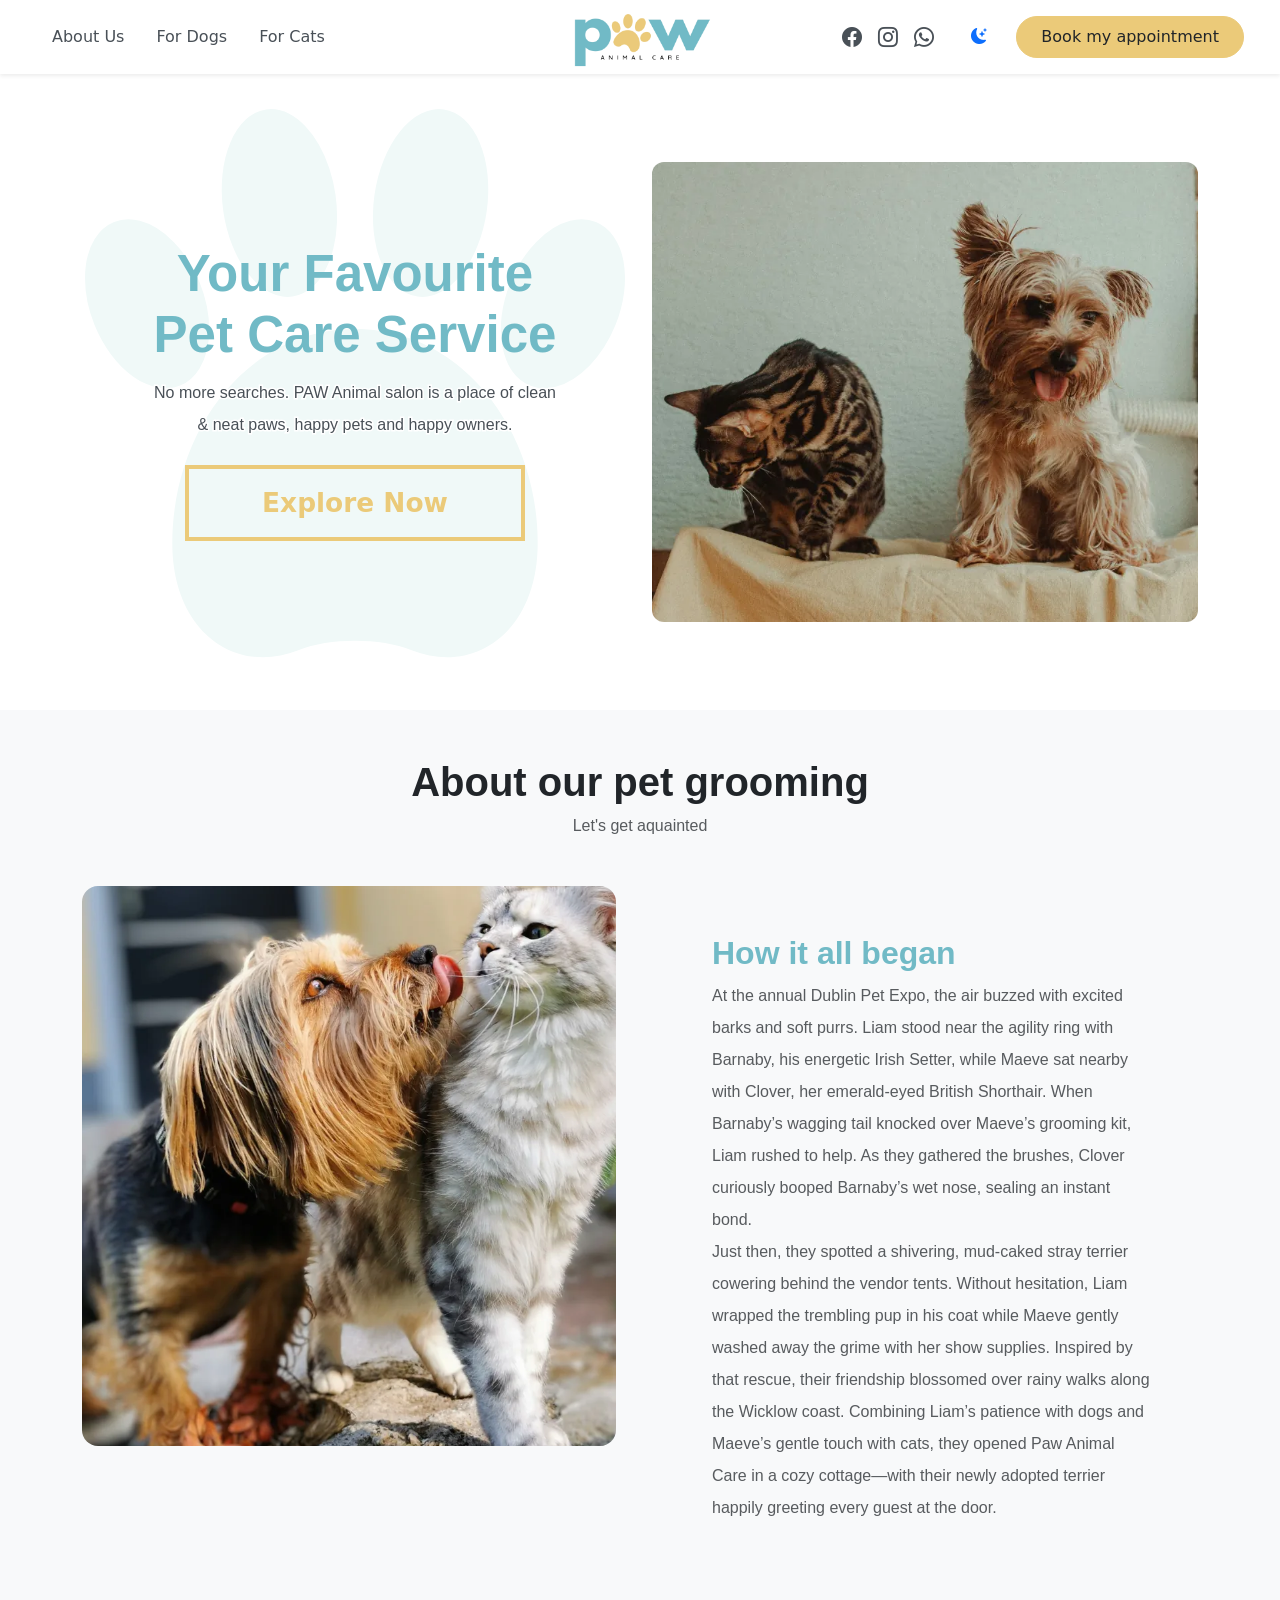
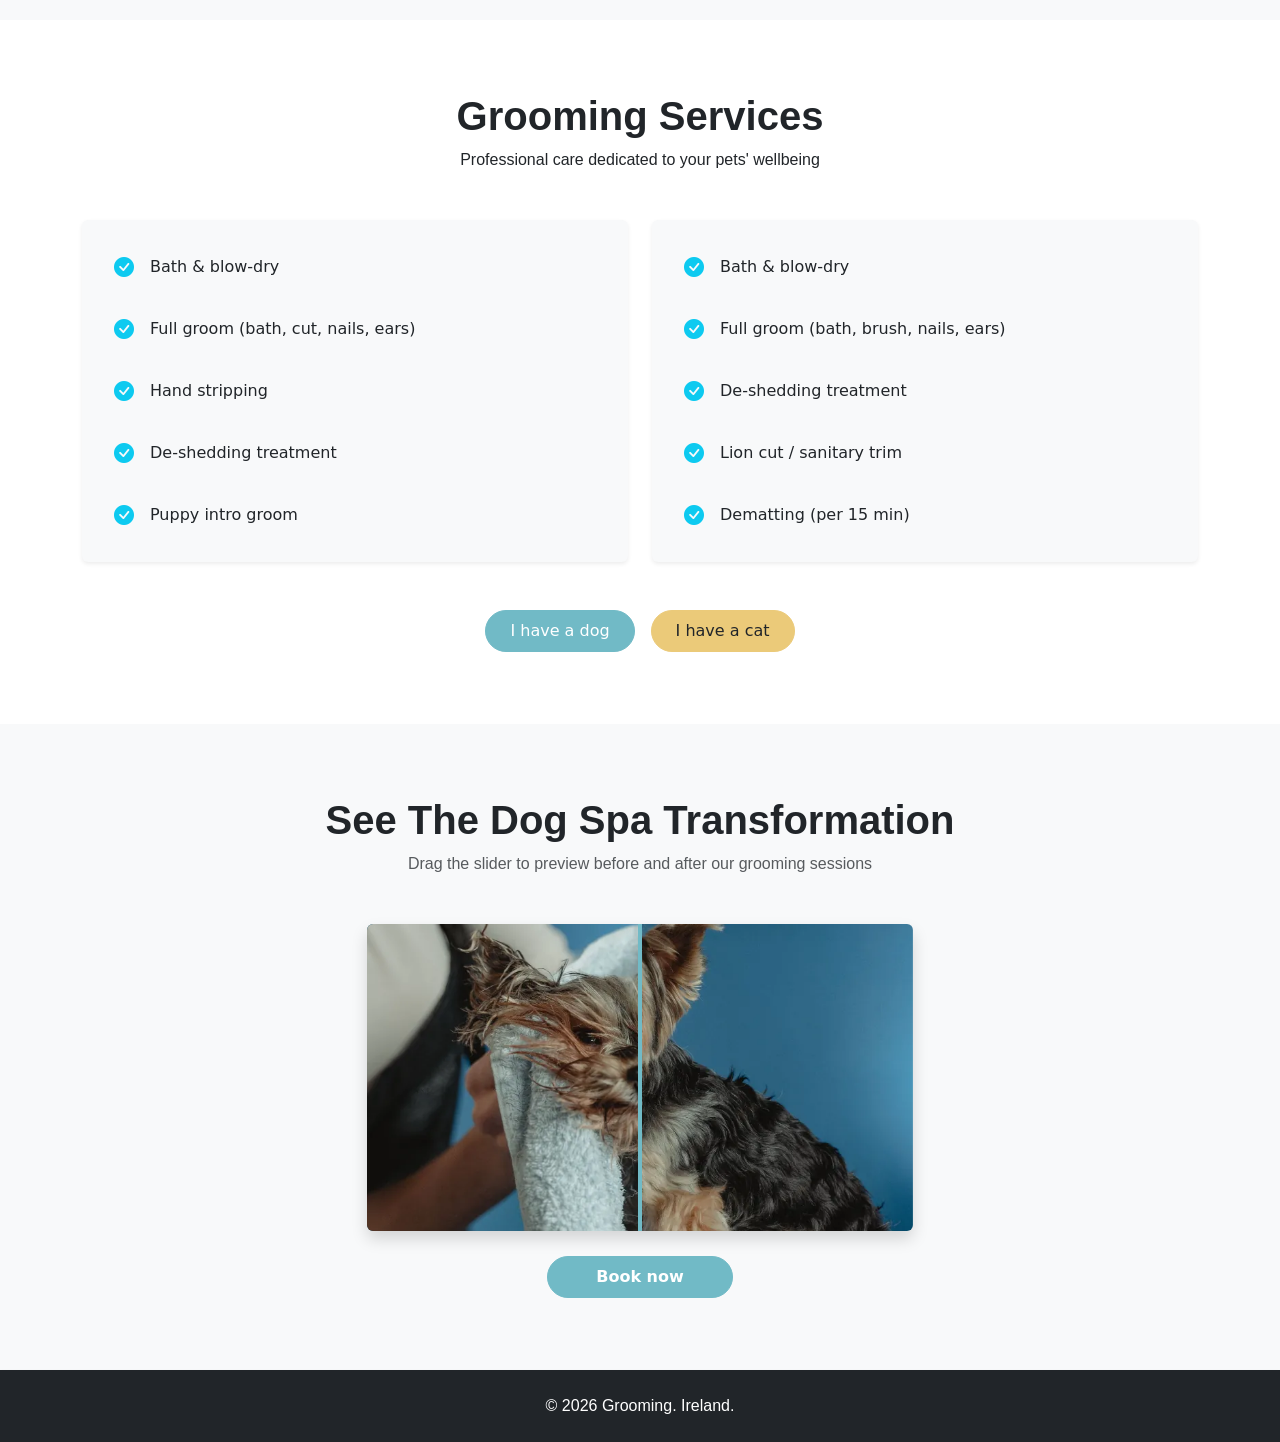
<file: index.html>
<!DOCTYPE html>
<html lang="en">
<head>
  <meta charset="UTF-8">
  <meta name="viewport" content="width=device-width, initial-scale=1">
  <meta name="description" content="Full groom bath, cut, nails, ears care for dogs and cats in Limerick">
  <title>Grooming</title>
  <link href="https://cdn.jsdelivr.net/npm/bootstrap@5.3.3/dist/css/bootstrap.min.css" rel="stylesheet" integrity="sha384-QWTKZyjpPEjISv5WaRU9OFeRpok6YctnYmDr5pNlyT2bRjXh0JMhjY6hW+ALEwIH" crossorigin="anonymous">
  <link rel="stylesheet" href="https://cdn.jsdelivr.net/npm/bootstrap-icons@1.11.3/font/bootstrap-icons.min.css">
  <link rel="stylesheet" href="css/styles.css">
</head>


<body class="bg-light">

  <nav class="navbar navbar-expand-lg navbar-light bg-white shadow-sm py-3 px-4 sticky-top">
    <div class="container-fluid position-relative">
      
    
      <a class="navbar-brand d-lg-none" href="#">
        <img src="images/pawlogo.webp" alt="Paw Grooming logo" height="60">
      </a>

    
      <button class="navbar-toggler" type="button" data-bs-toggle="collapse" data-bs-target="#navbarNav" aria-controls="navbarNav" aria-expanded="false" aria-label="Toggle navigation">
        <span class="navbar-toggler-icon"></span>
      </button>

   
      <div class="collapse navbar-collapse" id="navbarNav">
        
        <ul class="navbar-nav me-auto mb-2 mb-lg-0">
          <li class="nav-item"><a class="nav-link px-3" href="#about">About Us</a></li>
          <li class="nav-item"><a class="nav-link px-3" href="pages/dogs.html">For Dogs</a></li>
          <li class="nav-item"><a class="nav-link px-3" href="pages/cats.html">For Cats</a></li>
        </ul>

      
        <a class="navbar-brand position-absolute start-50 translate-middle-x d-none d-lg-block m-0" href="#">
          <img src="images/pawlogo.webp" alt="Paw Grooming logo" height="160">
        </a>

        <div class="d-flex align-items-center gap-3 ms-lg-auto mt-3 mt-lg-0">
          <div class="social-icons d-flex align-items-center gap-3 me-2">
            <a href="https://facebook.com" target="_blank" rel="noopener" aria-label="Facebook"><i class="bi bi-facebook"></i></a>
            <a href="https://instagram.com" target="_blank" rel="noopener" aria-label="Instagram"><i class="bi bi-instagram"></i></a>
            <a href="https://whatsapp.com" target="_blank" rel="noopener" aria-label="WhatsApp"><i class="bi bi-whatsapp"></i></a>
          </div>
          <button class="btn btn-link theme-toggle" id="themeToggle" aria-label="Toggle dark mode" title="Toggle theme">
            <i class="bi bi-moon-stars-fill"></i>
          </button>
          <a href="pages/contact.html" class="btn btn-danger navbar-btn btn-appointment px-4 py-2 rounded-pill">Book my appointment</a>
        </div>

      </div>
    </div>
  </nav>

<svg width="0" height="0" style="position: absolute; pointer-events: none;" aria-hidden="true">
  <defs>
    <clipPath id="paw-clip" clipPathUnits="objectBoundingBox">

      <ellipse cx="0.17" cy="0.36" rx="0.09" ry="0.14" transform="rotate(-22 0.17 0.36)" />
      <ellipse cx="0.38" cy="0.20" rx="0.09" ry="0.15" transform="rotate(-8 0.38 0.20)" />
      <ellipse cx="0.62" cy="0.20" rx="0.09" ry="0.15" transform="rotate(8 0.62 0.20)" />
      <ellipse cx="0.83" cy="0.36" rx="0.09" ry="0.14" transform="rotate(22 0.83 0.36)" />
      <path d="M 0.50,0.40 C 0.33,0.40 0.21,0.56 0.21,0.74 C 0.21,0.88 0.31,0.95 0.41,0.91 C 0.46,0.89 0.54,0.89 0.59,0.91 C 0.69,0.95 0.79,0.88 0.79,0.74 C 0.79,0.56 0.67,0.40 0.50,0.40 Z" />
    </clipPath>
  </defs>
</svg>

 <section class="hero-section bg-white py-4 py-lg-5">
  <div class="container">
    <div class="row align-items-center g-4">
      <div class="col-12 col-lg-6 hero-copy-col">
        <div class="hero-paw-bg" style="clip-path: url(#paw-clip);" aria-hidden="true"></div>
        <div class="hero-copy-inner text-center">
          <h1 class="fw-bold mb-2">Your Favourite Pet Care Service</h1>
          <p class="mb-3">No more searches. PAW Animal salon is a place of clean & neat paws, happy pets and happy owners.</p>
          <a href="#transformation" class="custom-slide-btn">Explore Now</a>
        </div>
      </div>

      <div class="col-12 col-lg-6">
        <img src="images/img3.webp" alt="Pet grooming Limerick" class="hero-right-img">
      </div>
    </div>
  </div>
</section>

      
      

 <section id="about" class="py-5">
  <div class="container">
    <div class="text-center mb-5">
      <h1 class="font-heading h1 fw-bold text-dark">About our pet grooming</h1>
      <p class="font-body text-muted mb-0">Let's get aquainted</p>
    </div>
    <div class="row align-items-start g-4 g-lg-5">
      <div class="col-lg-6">
        <img src="images/about.webp" class="about-image img-fluid rounded-4" alt="pet groomers near me Limerick">
      </div>
      <div class="col-lg-6">
        <div class="about-copy p-4 p-lg-5">
          <h2 class="font-heading fw-semibold mb-2">How it all began</h2>
          <p class="font-body text-muted mb-0"> At the annual Dublin Pet Expo, the air buzzed with excited barks and soft purrs. 
            Liam stood near the agility ring with Barnaby, his energetic Irish Setter, while Maeve sat nearby with Clover, her emerald-eyed British Shorthair.
            When Barnaby’s wagging tail knocked over Maeve’s grooming kit, Liam rushed to help. As they gathered the brushes, Clover curiously booped Barnaby’s 
            wet nose, sealing an instant bond.</br> Just then, they spotted a shivering, mud-caked stray terrier cowering behind the vendor tents. Without hesitation, 
            Liam wrapped the trembling pup in his coat while Maeve gently washed away the grime with her show supplies. Inspired by that rescue, their friendship 
            blossomed over rainy walks along the Wicklow coast. Combining Liam’s patience with dogs and Maeve’s gentle touch with cats, they opened 
            Paw Animal Care in a cozy cottage—with their newly adopted terrier happily greeting every guest at the door.</p>
        </div>
      </div>
    </div>
  </div>
</section>       


  <div class="services-section py-5 bg-white">
    <div class="container py-4">
      <div class="text-center mb-5">
        <h1 class="font-heading h1 fw-bold text-dark heading-dark">Grooming Services</h1>
        <p class="font-body text-dark mb-0 heading-dark">Professional care dedicated to your pets' wellbeing</p>
      </div>
      
      <div class="row g-4 mb-5">
      
        <div class="col-md-6">
          <ul class="list-group list-group-flush shadow-sm rounded p-3 bg-light">
            <li class="list-group-item bg-transparent py-3 border-0 d-flex align-items-center">
              <i class="bi bi-check-circle-fill text-info me-3 fs-5"></i> Bath & blow-dry
            </li>
            <li class="list-group-item bg-transparent py-3 border-0 d-flex align-items-center">
              <i class="bi bi-check-circle-fill text-info me-3 fs-5"></i> Full groom (bath, cut, nails, ears)

            </li>
            <li class="list-group-item bg-transparent py-3 border-0 d-flex align-items-center">
              <i class="bi bi-check-circle-fill text-info me-3 fs-5"></i> Hand stripping
            </li>
            <li class="list-group-item bg-transparent py-3 border-0 d-flex align-items-center">
              <i class="bi bi-check-circle-fill text-info me-3 fs-5"></i> De-shedding treatment
            </li>
            <li class="list-group-item bg-transparent py-3 border-0 d-flex align-items-center">
            <i class="bi bi-check-circle-fill text-info me-3 fs-5"></i> Puppy intro groom

            </li>
          </ul>
        </div>
      
        <div class="col-md-6">
          <ul class="list-group list-group-flush shadow-sm rounded p-3 bg-light">
            <li class="list-group-item bg-transparent py-3 border-0 d-flex align-items-center">
              <i class="bi bi-check-circle-fill text-info me-3 fs-5"></i> Bath & blow-dry

            </li>
            <li class="list-group-item bg-transparent py-3 border-0 d-flex align-items-center">
              <i class="bi bi-check-circle-fill text-info me-3 fs-5"></i> Full groom (bath, brush, nails, ears)
            </li>
            <li class="list-group-item bg-transparent py-3 border-0 d-flex align-items-center">
              <i class="bi bi-check-circle-fill text-info me-3 fs-5"></i> De-shedding treatment
            </li>
            <li class="list-group-item bg-transparent py-3 border-0 d-flex align-items-center">
              <i class="bi bi-check-circle-fill text-info me-3 fs-5"></i> Lion cut / sanitary trim
            </li>
            <li class="list-group-item bg-transparent py-3 border-0 d-flex align-items-center">
              <i class="bi bi-check-circle-fill text-info me-3 fs-5"></i>Dematting (per 15 min)</li>
          </ul>
        </div>
      </div>
      <div class="text-center d-flex justify-content-center gap-3">
        <a href="pages/dogs.html" class="btn btn-danger navbar-btn btn-custom-teal px-4 py-2 rounded-pill text-white">I have a dog</a>
        <a href="pages/cats.html" class="btn btn-danger navbar-btn btn-appointment px-4 py-2 rounded-pill">I have a cat</a>
      </div>
    </div>
  </div>



<section id="transformation" class="comparison-section py-5 bg-light">
  <div class="container py-4">

    <div class="text-center mb-5">
      <h2 class="font-heading h1 fw-bold text-dark">See The Dog Spa Transformation</h2>
      <p class="font-body text-muted mb-0">Drag the slider to preview before and after our grooming sessions</p>
    </div>

    <div class="row g-4 mb-4 justify-content-center">
      <div class="col-12 col-lg-6">
        <div class="twentytwenty-container shadow rounded">
          <img src="images/img1.webp" alt="professional groomers Limerick" class="image-before">
          <div class="image-after-wrapper">
            <img src="images/img2.webp" alt="Dog bath and brush Limerick" class="image-after">
          </div>
          <input type="range" min="0" max="100" value="50" class="twentytwenty-slider" aria-label="Before and after slider">
        </div>
      </div>
    </div>

    <div class="text-center">
      <a href="pages/contact.html" class="btn btn-danger navbar-btn btn-custom-teal px-5 py-2 rounded-pill fw-semibold text-white">Book now</a>
    </div>
  </div>
</section>


  
 <footer class="site-footer bg-dark shadow-sm py-4 text-center ">
    <div class="container">
      <p class="font-body mb-0 text-white footer-text">&copy; 2026 Grooming. Ireland.</p>
    </div>
  </footer>


  <script src="https://cdn.jsdelivr.net/npm/bootstrap@5.3.3/dist/js/bootstrap.bundle.min.js" integrity="sha384-YvpcrYf0tY3lHB60NNkmXc5s9fDVZLESaAA55NDzOxhy9GkcIdslK1eN7N6jIeHz" crossorigin="anonymous"></script>
  <script src="js/script.js"></script>

</body>
</html>
</file>
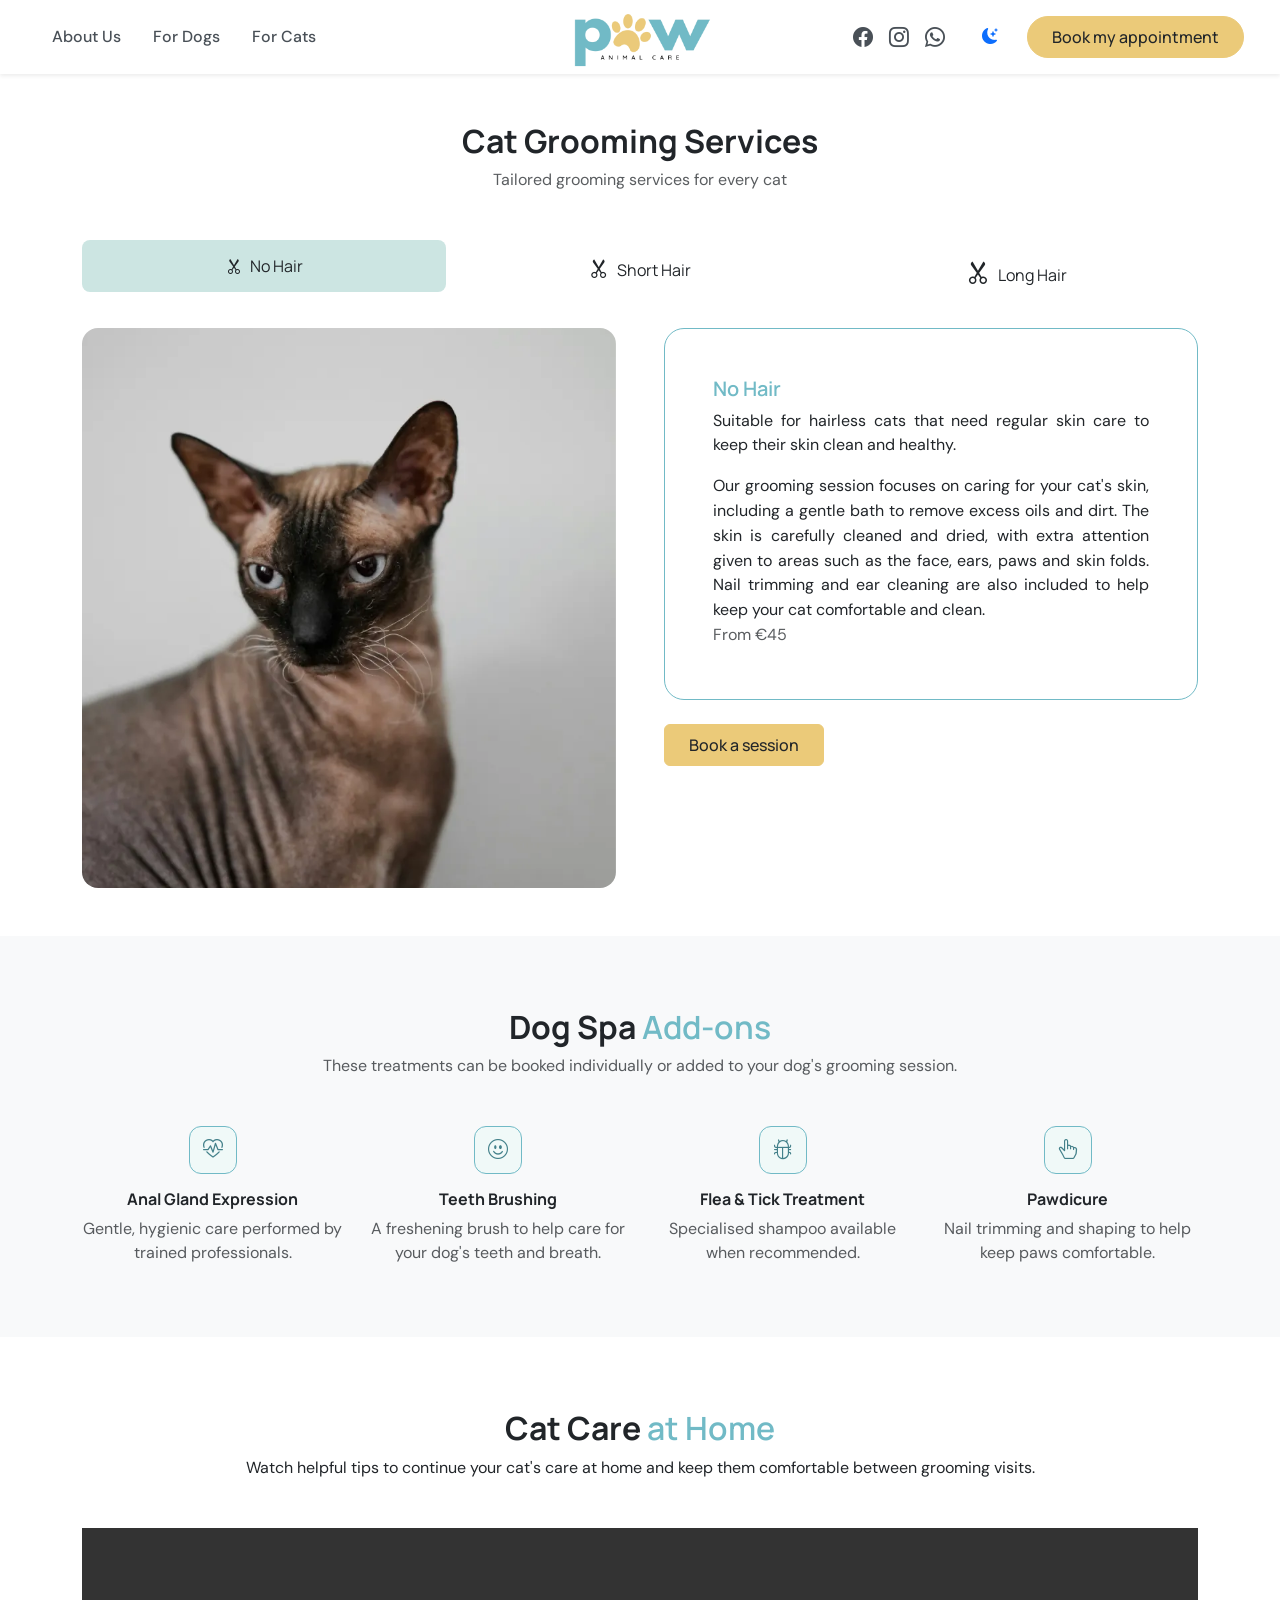
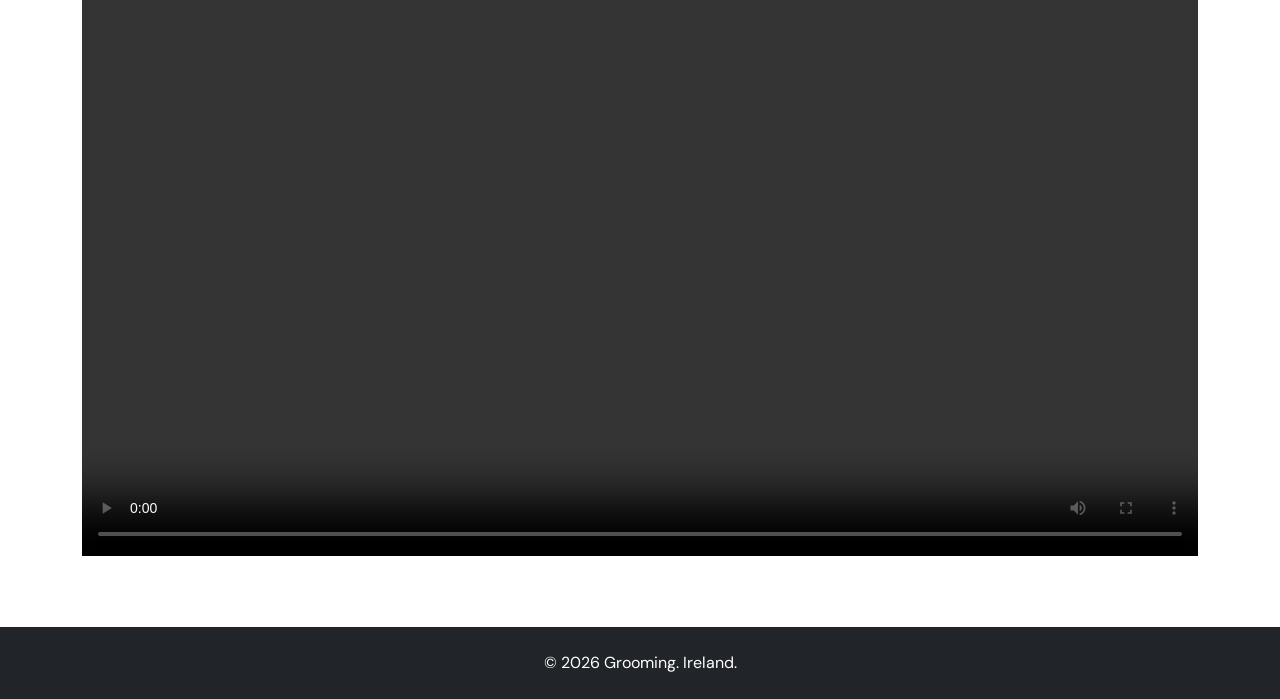
<file: pages/cats.html>
<!DOCTYPE html>
<html lang="en">
<head>
  <meta charset="UTF-8">
  <meta name="viewport" content="width=device-width, initial-scale=1">
  <meta name="description" content="Full groom bath, cut, nails, ears care for cats in Limerick">
  <title>Cats Grooming</title>
    
  
  <link href="https://cdn.jsdelivr.net/npm/bootstrap@5.3.3/dist/css/bootstrap.min.css" rel="stylesheet" integrity="sha384-QWTKZyjpPEjISv5WaRU9OFeRpok6YctnYmDr5pNlyT2bRjXh0JMhjY6hW+ALEwIH" crossorigin="anonymous">
  <link rel="stylesheet" href="https://cdn.jsdelivr.net/npm/bootstrap-icons@1.11.3/font/bootstrap-icons.min.css">
  <link href="https://fonts.googleapis.com/css2?family=DM+Sans:wght@400;500;600;700&family=Manrope:wght@400;500;600;700;800&display=swap" rel="stylesheet">
  <link rel="stylesheet" href="../css/styles.css">
</head>


<body class="bg-light font-body">

  <nav class="navbar navbar-expand-lg navbar-light bg-white shadow-sm py-3 px-4 sticky-top">
    <div class="container-fluid position-relative">
      
    
      <a class="navbar-brand d-lg-none" href="../index.html">
        <img src="../images/pawlogo.webp" alt="Paw Grooming logo" height="60">
      </a>

    
      <button class="navbar-toggler" type="button" data-bs-toggle="collapse" data-bs-target="#navbarNav" aria-controls="navbarNav" aria-expanded="false" aria-label="Toggle navigation">
        <span class="navbar-toggler-icon"></span>
      </button>

   
      <div class="collapse navbar-collapse" id="navbarNav">
        
        <ul class="navbar-nav me-auto mb-2 mb-lg-0">
          <li class="nav-item"><a class="nav-link px-3" href="../index.html">About Us</a></li>
          <li class="nav-item"><a class="nav-link px-3" href="dogs.html">For Dogs</a></li>
          <li class="nav-item"><a class="nav-link px-3" href="cats.html">For Cats</a></li>
        </ul>

      
        <a class="navbar-brand position-absolute start-50 translate-middle-x d-none d-lg-block m-0" href="#">
          <img src="../images/pawlogo.webp" alt="Paw Grooming logo" height="160">
        </a>

        <div class="d-flex align-items-center gap-3 ms-lg-auto mt-3 mt-lg-0">
          <div class="social-icons d-flex align-items-center gap-3 me-2">
            <a href="https://facebook.com" target="_blank" rel="noopener" aria-label="Facebook"><i class="bi bi-facebook"></i></a>
            <a href="https://instagram.com" target="_blank" rel="noopener" aria-label="Instagram"><i class="bi bi-instagram"></i></a>
            <a href="https://whatsapp.com" target="_blank" rel="noopener" aria-label="WhatsApp"><i class="bi bi-whatsapp"></i></a>
          </div>
          <button class="btn btn-link theme-toggle" id="themeToggle" aria-label="Toggle dark mode" title="Toggle theme">
            <i class="bi bi-moon-stars-fill"></i>
          </button>
          <a href="contact.html" class="btn btn-danger font-heading navbar-btn btn-appointment px-4 py-2 rounded-pill">Book my appointment</a>
        </div>

      </div>
    </div>
  </nav>



  <!-- Cat Services Section Start-->
  <section id="cat-services">
    <div class="container py-5">
      <div class="text-center mb-5">
        <h1 class="font-heading h2 fw-bold text-dark">Cat Grooming Services</h1>
        <p class="font-body text-muted mb-0">Tailored grooming services for every cat</p>
      </div>

      <ul class="nav nav-pills cat-service-tabs mb-4" id="catServiceTabs" role="tablist">
        <li class="nav-item" role="presentation">
          <button class="nav-link font-heading active text-dark" id="small-breed-tab" data-bs-toggle="pill" data-bs-target="#small-breed-service" type="button" role="tab" aria-controls="small-breed-service" aria-selected="true">
            <i class="bi bi-scissors fs-6 me-2" aria-hidden="true"></i>No Hair
          </button>
        </li>
        <li class="nav-item" role="presentation">
          <button class="nav-link font-heading text-dark" id="medium-breed-tab" data-bs-toggle="pill" data-bs-target="#medium-breed-service" type="button" role="tab" aria-controls="medium-breed-service" aria-selected="false">
            <i class="bi bi-scissors fs-5 me-2" aria-hidden="true"></i>Short Hair
          </button>
        </li>
        <li class="nav-item" role="presentation">
          <button class="nav-link font-heading text-dark" id="large-breed-tab" data-bs-toggle="pill" data-bs-target="#large-breed-service" type="button" role="tab" aria-controls="large-breed-service" aria-selected="false">
            <i class="bi bi-scissors fs-4 me-2" aria-hidden="true"></i>Long Hair
          </button>
        </li>
      </ul>

      <div class="tab-content" id="catServiceTabContent">
        <div class="tab-pane fade show active" id="small-breed-service" role="tabpanel" aria-labelledby="small-breed-tab" tabindex="0">
          <div class="row align-items-start g-4 g-lg-5">
            <div class="col-lg-6">
              <img src="../images/cat1.webp" class="cat-service-image img-fluid rounded-4" alt="Feline grooming Limerick">
            </div>
            <div class="col-lg-6">
              <div class="cat-service-copy p-4 p-lg-5">
                <h3 class="font-heading h5 fw-semibold mb-2">No Hair</h3>
                <p class="font-body cat-service-description mb-3 text-dark">Suitable for hairless cats that need regular skin care to keep their skin clean and healthy.</p>
                <p class="font-body cat-service-description mb-0 text-dark">Our grooming session focuses on caring for your cat's skin, including a gentle bath to remove excess oils and dirt. The skin is carefully cleaned and dried, with extra attention given to areas such as the face, ears, paws and skin folds. Nail trimming and ear cleaning are also included to help keep your cat comfortable and clean.</p>
                <p class="font-body text-muted mb-1">From €45</p>
              </div>
              <a href="contact.html?type=cat&fur=nohair" class="btn btn-danger font-heading btn-appointment px-4 py-2 mt-4">Book a session</a>
            </div>
          </div>
        </div>

        <div class="tab-pane fade" id="medium-breed-service" role="tabpanel" aria-labelledby="medium-breed-tab" tabindex="0">
          <div class="row align-items-start g-4 g-lg-5">
            <div class="col-lg-6">
              <img src="../images/catImg5.webp" class="cat-service-image img-fluid rounded-4" alt="Long-haired cat grooming Limerick ( Maine Coon, Persian, Ragdoll)">
            </div>
            <div class="col-lg-6">
              <div class="cat-service-copy p-4 p-lg-5">
                <h3 class="font-heading h5 fw-semibold mb-2 ">Short Hair</h3>
                <p class="font-body cat-service-description mb-3 text-dark">Suitable for cats with short, smooth coats that need regular cleaning and basic coat care.</p>
                <p class="font-body cat-service-description mb-0 text-dark ">The grooming session includes a gentle bath, towel drying and brushing to remove loose hair and dirt from the coat. Extra attention is given to cleaning the ears, trimming the nails and checking the paws. Brushing also helps reduce loose hair around the home and keeps the coat looking clean and healthy.</p>
                <p class="font-body text-muted mb-1">From €55</p>
              
              </div>
              <a href="contact.html?type=cat&fur=short" class="btn btn-danger font-heading btn-appointment px-4 py-2 mt-4">Book a session</a>
            </div>
          </div>
        </div>

        <div class="tab-pane fade" id="large-breed-service" role="tabpanel" aria-labelledby="large-breed-tab" tabindex="0">
          <div class="row align-items-start g-4 g-lg-5">
            <div class="col-lg-6">
              <img src="../images/catImg6.webp" class="cat-service-image img-fluid rounded-4" alt="Cat nail trimming Limerick">
            </div>
            <div class="col-lg-6">
              <div class="cat-service-copy p-4 p-lg-5">
                <h3 class="font-heading h5 fw-semibold mb-2">Long Hair</h3>
                <p class="font-body cat-service-description mb-3 text-dark">Suitable for cats with longer, thicker coats that need extra brushing and coat maintenance.</p>
                <p class="font-body cat-service-description mb-0 text-dark">The grooming session includes a bath, careful drying and a thorough brush-out to remove loose hair and prevent tangles. Extra time is spent checking areas that are more likely to develop knots, such as behind the ears, under the legs, around the belly and near the tail. A small trim can also be provided where needed to keep the coat neat and easier to manage.</p>
                <p class="font-body text-muted mb-1">From €65</p>
              </div>
              <a href="contact.html?type=cat&fur=long" class="btn btn-danger font-heading btn-appointment px-4 py-2 mt-4">Book a session</a>
            </div>
          </div>
        </div>
      </div>
    </div>
  </section>
  <!-- Cat Services Section End-->


  <!-- Addons Section -->
  <section class="additional-dog-services py-5 bg-light">
    <div class="container py-lg-4 text-center">
      <div class="mb-5">
        <h2 class="font-heading fw-bold text-dark">Dog Spa <span class="font-heading fw-semibold mb-2">Add-ons</span></h2>
        <p class="font-body text-muted mb-0">These treatments can be booked individually or added to your dog's grooming session.</p>
      </div>

      <div class="row row-cols-1 row-cols-sm-2 row-cols-lg-4 gx-4 gy-5">
        <div class="col">
          <div class="additional-service-icon d-inline-flex align-items-center justify-content-center mb-3">
            <i class="bi bi-heart-pulse" aria-hidden="true"></i>
          </div>
          <h3 class="font-heading h6 fw-bold">Anal Gland Expression</h3>
          <p class="font-body text-muted mb-0">Gentle, hygienic care performed by trained professionals.</p>
        </div>
        <div class="col">
          <div class="additional-service-icon d-inline-flex align-items-center justify-content-center mb-3">
            <i class="bi bi-emoji-smile" aria-hidden="true"></i>
          </div>
          <h3 class="font-heading h6 fw-bold">Teeth Brushing</h3>
          <p class="font-body text-muted mb-0">A freshening brush to help care for your dog's teeth and breath.</p>
        </div>
        <div class="col">
          <div class="additional-service-icon d-inline-flex align-items-center justify-content-center mb-3">
            <i class="bi bi-bug" aria-hidden="true"></i>
          </div>
          <h3 class="font-heading h6 fw-bold">Flea &amp; Tick Treatment</h3>
          <p class="font-body text-muted mb-0">Specialised shampoo available when recommended.</p>
        </div>
        <div class="col">
          <div class="additional-service-icon d-inline-flex align-items-center justify-content-center mb-3">
            <i class="bi bi-hand-index-thumb" aria-hidden="true"></i>
          </div>
          <h3 class="font-heading h6 fw-bold">Pawdicure</h3>
          <p class="font-body text-muted mb-0">Nail trimming and shaping to help keep paws comfortable.</p>
        </div>
      </div>
    </div>
  </section>
  <!-- Addons Section End -->


  <section class="embedded-video-section py-5 bg-white">
  <div class="container py-lg-4 text-center">
    <div class="mb-5">
      <h2 class="font-heading fw-bold text-dark heading-dark">Cat Care <span class="font-heading fw-semibold mb-2">at Home</span></h2>
      <p class="font-body text-dark mb-0 heading-dark">Watch helpful tips to continue your cat's care at home and keep them comfortable between grooming visits.</p>
    </div>
    <div class="ratio ratio-16x9">
      <video controls preload="metadata" aria-label="Educational Cat grooming video">
        <source src="../video/Ultimate_Cat_Grooming.mp4" type="video/mp4">
        Your browser does not support the video element.
      </video>
    </div>
  </div>
</section>


  <!--Footer -->
  <footer class="site-footer bg-dark shadow-sm py-4 text-center ">
    <div class="container">
      <p class="font-body mb-0 text-white footer-text">&copy; 2026 Grooming. Ireland.</p>
    </div>
  </footer>


  <script src="https://cdn.jsdelivr.net/npm/bootstrap@5.3.3/dist/js/bootstrap.bundle.min.js" integrity="sha384-YvpcrYf0tY3lHB60NNkmXc5s9fDVZLESaAA55NDzOxhy9GkcIdslK1eN7N6jIeHz" crossorigin="anonymous"></script>
  <script src="../js/script.js"></script>
</body>
</html>
</file>
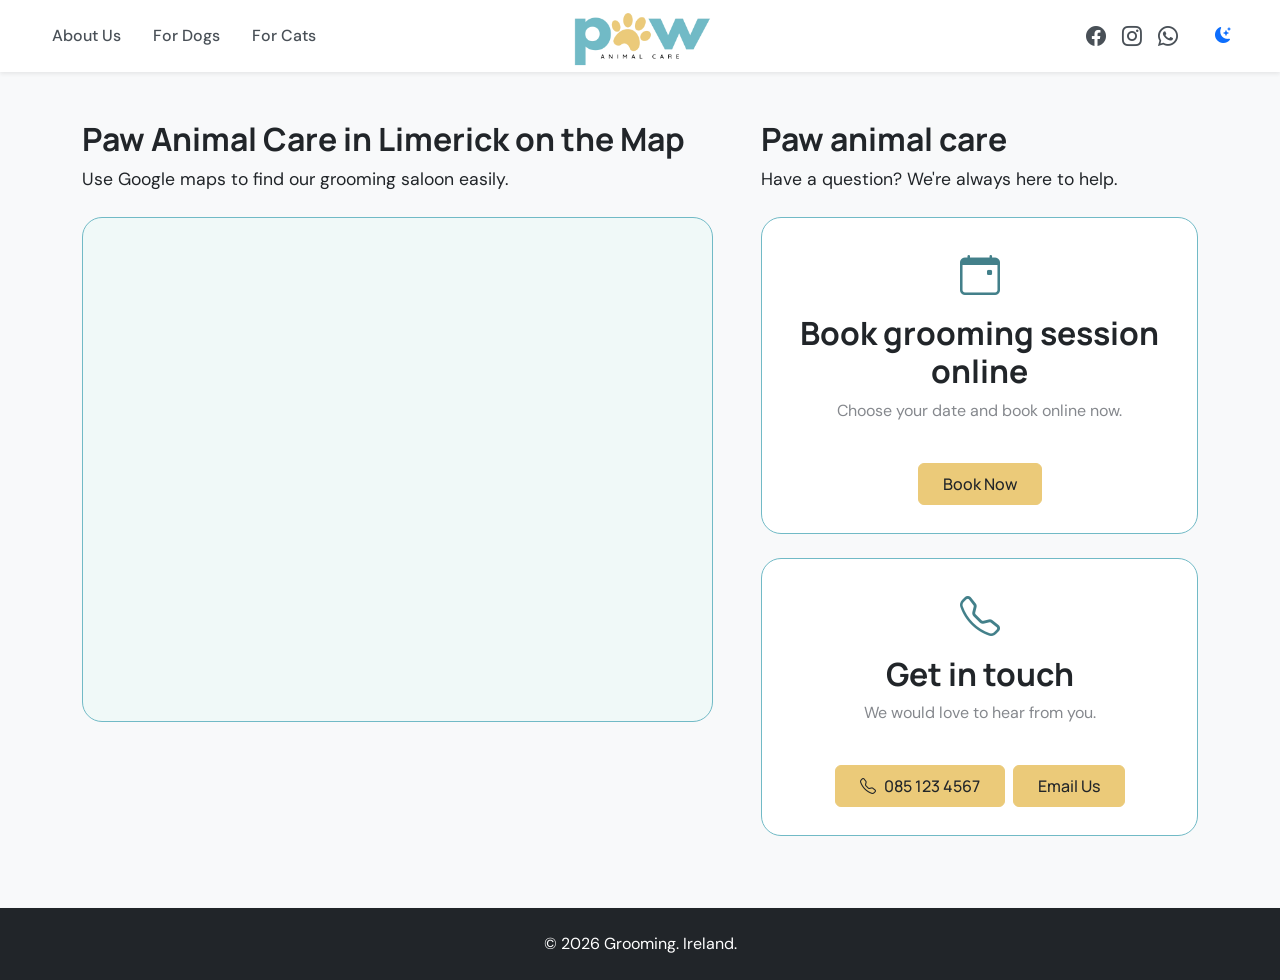
<file: pages/contact.html>
<!DOCTYPE html>
<html lang="en">
<head>
  <meta charset="UTF-8">
  <meta name="viewport" content="width=device-width, initial-scale=1">
  <meta name="description" content="Contact & booking of pet care for dogs and cats in Limerick">
  <title>Contact pet care service</title>

  <link href="https://cdn.jsdelivr.net/npm/bootstrap@5.3.3/dist/css/bootstrap.min.css" rel="stylesheet" integrity="sha384-QWTKZyjpPEjISv5WaRU9OFeRpok6YctnYmDr5pNlyT2bRjXh0JMhjY6hW+ALEwIH" crossorigin="anonymous">
  <link rel="stylesheet" href="https://cdn.jsdelivr.net/npm/bootstrap-icons@1.11.3/font/bootstrap-icons.min.css">
  <link href="https://fonts.googleapis.com/css2?family=DM+Sans:wght@400;500;600;700&family=Manrope:wght@400;500;600;700;800&display=swap" rel="stylesheet">
  <link rel="stylesheet" href="../css/styles.css">
</head>

<body class="bg-light font-body">

  <nav class="navbar navbar-expand-lg navbar-light bg-white shadow-sm py-3 px-4 sticky-top">
    <div class="container-fluid position-relative">

      <a class="navbar-brand d-lg-none" href="../index.html">
        <img src="../images/pawlogo.webp" alt="Paw Grooming logo" height="60">
      </a>

      <button class="navbar-toggler" type="button" data-bs-toggle="collapse" data-bs-target="#navbarNav" aria-controls="navbarNav" aria-expanded="false" aria-label="Toggle navigation">
        <span class="navbar-toggler-icon"></span>
      </button>

      <div class="collapse navbar-collapse" id="navbarNav">

        <ul class="navbar-nav me-auto mb-2 mb-lg-0">
          <li class="nav-item"><a class="nav-link px-3" href="../index.html">About Us</a></li>
          <li class="nav-item"><a class="nav-link px-3" href="dogs.html">For Dogs</a></li>
          <li class="nav-item"><a class="nav-link px-3" href="cats.html">For Cats</a></li>
        </ul>

        <a class="navbar-brand position-absolute start-50 translate-middle-x d-none d-lg-block m-0" href="#">
          <img src="../images/pawlogo.webp" alt="Paw Grooming logo" height="160">
        </a>

        <div class="d-flex align-items-center gap-3 ms-lg-auto mt-3 mt-lg-0">
          <div class="social-icons d-flex align-items-center gap-3 me-2">
            <a href="https://facebook.com" target="_blank" rel="noopener" aria-label="Facebook"><i class="bi bi-facebook"></i></a>
            <a href="https://instagram.com" target="_blank" rel="noopener" aria-label="Instagram"><i class="bi bi-instagram"></i></a>
            <a href="https://whatsapp.com" target="_blank" rel="noopener" aria-label="WhatsApp"><i class="bi bi-whatsapp"></i></a>
          </div>
          <button class="btn btn-link theme-toggle" id="themeToggle" aria-label="Toggle dark mode" title="Toggle theme">
            <i class="bi bi-moon-stars-fill"></i>
          </button>
        </div>

      </div>
    </div>
  </nav>

  <main class="container py-4 py-lg-5">
    <div class="row g-4 g-lg-5">

      <div class="col-12 col-lg-7">
        <h1 class="font-heading h2 fw-bold text-dark">Paw Animal Care in Limerick on the Map</h1>
        <p class="hero-sub mb-4 text-dark">Use Google maps to find our grooming saloon easily.</p>

        <div class="map-wrap">
          <iframe
            title="Paw animal care location map"
            loading="lazy"
            referrerpolicy="no-referrer-when-downgrade"
            allowfullscreen></iframe>
        </div>
      </div>

      <div class="col-12 col-lg-5">
        <h1 class="font-heading h2 fw-bold text-dark">Paw animal care</h1>
        <p class="hero-sub mb-4 text-dark">Have a question? We're always here to help.</p>

        <div class="action-card mb-4 bg-white">
          <i class="bi bi-calendar-event big"></i>
          <h1 class="font-heading h2 fw-bold text-dark heading-dark"> Book grooming session online</h1>
          <p>Choose your date and book online now.</p>
          <button type="button" class="btn btn-danger font-heading btn-appointment px-4 py-2 mt-4" id="bookNow" aria-controls="formSection" aria-expanded="false">Book Now</button>
        </div>

        <div class="action-card mb-4 bg-white">
          <i class="bi bi-telephone big"></i>
          <h1 class="font-heading h2 fw-bold text-dark heading-dark">Get in touch</h1>
          <p>We would love to hear from you.</p>
          <div class="d-flex flex-wrap gap-2">
            <a class="btn btn-danger font-heading btn-appointment px-4 py-2 mt-4" href="tel:+353851234567">
              <i class="bi bi-telephone me-2"></i>085 123 4567
            </a>
            <a class="btn btn-danger font-heading btn-appointment px-4 py-2 mt-4" href="mailto:vbdasha@gmail.com">Email Us</a>
          </div>
        </div>
      </div>

      <section class="col-12" id="formSection" aria-labelledby="formTitle">
        <div class="form-card">
          <h2 id="formTitle">Book Now</h2>
          
          <div class="form-inner">

            <form id="enquiryForm" novalidate>
              <div class="mb-4">
                <label for="name" class="visually-hidden">Name</label>
                <input type="text" class="form-control" id="name" placeholder="Name" autocomplete="name">
                <div class="invalid-feedback" id="nameError"></div>
              </div>

              <div class="mb-4">
                <label for="email" class="visually-hidden">Email address</label>
                <input type="email" class="form-control" id="email" placeholder="Email address" autocomplete="email">
                <div class="invalid-feedback" id="emailError"></div>
              </div>

              <div class="mb-4">
                <label for="phone" class="visually-hidden">Mobile number</label>
                <input type="tel" class="form-control" id="phone" placeholder="Mobile number" autocomplete="tel">
                <div class="invalid-feedback" id="phoneError"></div>
              </div>

              <div class="mb-4">
                <label for="queryType" class="visually-hidden">Is it for a dog or a cat?</label>
                <select class="form-select" id="queryType">
                  <option value="">Is it for a dog or a cat?</option>
                  <option value="Dog">Dog</option>
                  <option value="Cat">Cat</option>
                </select>
                <div class="invalid-feedback" id="queryTypeError"></div>
              </div>

              
              <!-- DOG SERVICES -->
<div class="mb-4 d-none" id="dogServices">
  <label for="dogSize" class="fw-bold mb-2">Dog size</label>
  <select class="form-select mb-3" id="dogSize">
    <option value="">Select size</option>
    <option value="small">Small (up to 10 kg)</option>
    <option value="medium">Medium (10-25 kg)</option>
    <option value="large">Large (25-40 kg)</option>
  </select>

  <p class="fw-bold mb-2">Dog services</p>
  <div class="form-check">
    <input class="form-check-input price-item" type="radio" name="dogService" id="dogService1" value="Bath & blow-dry" data-small="30" data-medium="40" data-large="50" data-giant="60" checked>
    <label class="form-check-label" for="dogService1">Bath &amp; blow-dry <span class="price text-muted"></span></label>
  </div>
  <div class="form-check">
    <input class="form-check-input price-item" type="radio" name="dogService" id="dogService2" value="Full groom" data-small="55" data-medium="65" data-large="80" data-giant="100">
    <label class="form-check-label" for="dogService2">Full groom (bath, cut, nails, ears) <span class="price text-muted"></span></label>
  </div>
  <div class="form-check">
    <input class="form-check-input price-item" type="radio" name="dogService" id="dogService3" value="Hand stripping" data-medium="75" data-large="90" data-giant="110">
    <label class="form-check-label" for="dogService3">Hand stripping <span class="price text-muted"></span></label>
  </div>
  <div class="form-check">
    <input class="form-check-input price-item" type="radio" name="dogService" id="dogService4" value="De-shedding treatment" data-small="50" data-medium="60" data-large="75" data-giant="90">
    <label class="form-check-label" for="dogService4">De-shedding treatment <span class="price text-muted"></span></label>
  </div>
  <div class="form-check">
    <input class="form-check-input price-item" type="radio" name="dogService" id="dogService5" value="Puppy intro groom" data-small="30" data-medium="35" data-large="40" data-giant="45">
    <label class="form-check-label" for="dogService5">Puppy intro groom <span class="price text-muted"></span></label>
  </div>

  <p class="fw-bold mt-3 mb-2">Add-ons</p>
  <div class="form-check">
    <input class="form-check-input price-item" type="checkbox" id="dogAddon1" value="Nail clipping" data-price="10">
    <label class="form-check-label" for="dogAddon1">Nail clipping <span class="price text-muted"></span></label>
  </div>
  <div class="form-check">
    <input class="form-check-input price-item" type="checkbox" id="dogAddon2" value="Ear cleaning" data-price="8">
    <label class="form-check-label" for="dogAddon2">Ear cleaning <span class="price text-muted"></span></label>
  </div>
  <div class="form-check">
    <input class="form-check-input price-item" type="checkbox" id="dogAddon3" value="Teeth brushing" data-price="8">
    <label class="form-check-label" for="dogAddon3">Teeth brushing <span class="price text-muted"></span></label>
  </div>
  <div class="form-check">
    <input class="form-check-input price-item" type="checkbox" id="dogAddon4" value="Flea / medicated shampoo" data-price="12">
    <label class="form-check-label" for="dogAddon4">Flea / medicated shampoo <span class="price text-muted"></span></label>
  </div>
  <div class="form-check">
    <input class="form-check-input price-item" type="checkbox" id="dogAddon5" value="Paw balm" data-price="8">
    <label class="form-check-label" for="dogAddon5">Paw balm <span class="price text-muted"></span></label>
  </div>
<div class="form-check">
  <p class="mt-4 mb-0 fw-bold">Estimated total: <span class="est-total">Select a size</span></p>
  <small class="text-muted">Final price confirmed on the day. Matted coats may carry a surcharge from €20.</small>
</div>
</div>

<!-- CAT SERVICES -->
<div class="mb-4 d-none" id="catServices">
  <label for="catFur" class="fw-bold mb-2">Fur length</label>
  <select class="form-select mb-3" id="catFur">
    <option value="">Select fur length</option>
    <option value="nohair">No hair</option>
    <option value="short">Short hair</option>
    <option value="long">Long hair</option>
  </select>

  <p class="fw-bold mb-2">Cat services</p>
  <div class="form-check">
    <input class="form-check-input price-item" type="radio" name="catService" id="catService1" value="Bath & blow-dry" data-nohair="45" data-short="55" data-long="65" checked>
    <label class="form-check-label" for="catService1">Bath &amp; blow-dry <span class="price text-muted"></span></label>
  </div>
  <div class="form-check">
    <input class="form-check-input price-item" type="radio" name="catService" id="catService2" value="Full groom" data-nohair="55" data-short="65" data-long="80">
    <label class="form-check-label" for="catService2">Full groom (bath, brush, nails, ears) <span class="price text-muted"></span></label>
  </div>
  <div class="form-check">
    <input class="form-check-input price-item" type="radio" name="catService" id="catService3" value="De-shedding treatment" data-nohair="50" data-short="60" data-long="70">
    <label class="form-check-label" for="catService3">De-shedding treatment <span class="price text-muted"></span></label>
  </div>
  <div class="form-check">
    <input class="form-check-input price-item" type="radio" name="catService" id="catService4" value="Lion cut / sanitary trim" data-short="60" data-long="75">
    <label class="form-check-label" for="catService4">Lion cut / sanitary trim <span class="price text-muted"></span></label>
  </div>

  <p class="fw-bold mt-3 mb-2">Add-ons</p>
  <div class="form-check">
    <input class="form-check-input price-item" type="checkbox" id="catAddon1" value="Nail clipping" data-price="10">
    <label class="form-check-label" for="catAddon1">Nail clipping <span class="price text-muted"></span></label>
  </div>
  <div class="form-check">
    <input class="form-check-input price-item" type="checkbox" id="catAddon2" value="Ear cleaning" data-price="8">
    <label class="form-check-label" for="catAddon2">Ear cleaning <span class="price text-muted"></span></label>
  </div>
  <div class="form-check">
    <input class="form-check-input price-item" type="checkbox" id="catAddon3" value="Teeth brushing" data-price="8">
    <label class="form-check-label" for="catAddon3">Teeth brushing <span class="price text-muted"></span></label>
  </div>
  <div class="form-check">
    <input class="form-check-input price-item" type="checkbox" id="catAddon4" value="Flea / medicated shampoo" data-price="12">
    <label class="form-check-label" for="catAddon4">Flea / medicated shampoo <span class="price text-muted"></span></label>
  </div>
  <div class="form-check">
    <input class="form-check-input price-item" type="checkbox" id="catAddon5" value="Dematting (per 15 min)" data-price="15">
    <label class="form-check-label" for="catAddon5">Dematting (per 15 min) <span class="price text-muted"></span></label>
  </div>

  <p class="mt-4 mb-0 fw-bold">Estimated total: <span class="est-total">Select fur length</span></p>
  <small class="text-muted">Final price confirmed on the day.</small>
</div>

              <div class="mb-4">
                <label for="appointmentDate" class="date-label">Preferred date</label>
                <input type="date" class="form-control" id="appointmentDate">
                <div class="invalid-feedback" id="appointmentDateError"></div>
              </div>

              <div class="mb-4">
                 <label for="appointmentTime" class="date-label">Preferred time</label>
                 <select class="form-select" id="appointmentTime">
                   <option value="">Select a time</option>
                   <option value="09:00">9:00 AM</option>
                   <option value="10:00">10:00 AM</option>
                   <option value="11:00">11:00 AM</option>
                   <option value="12:00">12:00 PM</option>
                   <option value="13:00">1:00 PM</option>
                   <option value="14:00">2:00 PM</option>
                   <option value="15:00">3:00 PM</option>
                   <option value="16:00">4:00 PM</option>
                 </select>
                 <div class="invalid-feedback" id="appointmentTimeError"></div>
               </div>

              <div class="mb-4">
                <label for="message" class="visually-hidden">Message</label>
                <textarea class="form-control" id="message" rows="5" placeholder="Message"></textarea>
                <div class="invalid-feedback" id="messageError"></div>
              </div>

              <div class="text-end">
                <button type="submit" class="btn btn-danger font-heading btn-appointment px-4 py-2 mt-4">Send enquiry</button>
              </div>
            </form>
          </div>
        </div>
      </section>

    </div>
  </main>

  <dialog id="msgDialog">
    <p id="dialogText" class="fs-5"></p>
    <button type="button" class="btn btn-danger font-heading btn-appointment px-4 py-2 mt-4" id="closeDialog">Close</button>
  </dialog>

  <footer class="site-footer bg-dark shadow-sm py-4 text-center mt-auto w-100">
    <div class="container">
      <p class="font-body mb-0 text-white footer-text">&copy; 2026 Grooming. Ireland.</p>
    </div>
  </footer>

  <script src="https://cdn.jsdelivr.net/npm/bootstrap@5.3.3/dist/js/bootstrap.bundle.min.js" integrity="sha384-YvpcrYf0tY3lHB60NNkmXc5s9fDVZLESaAA55NDzOxhy9GkcIdslK1eN7N6jIeHz" crossorigin="anonymous"></script>
  <script src="../js/script.js"></script>

</body>
</html>
</file>
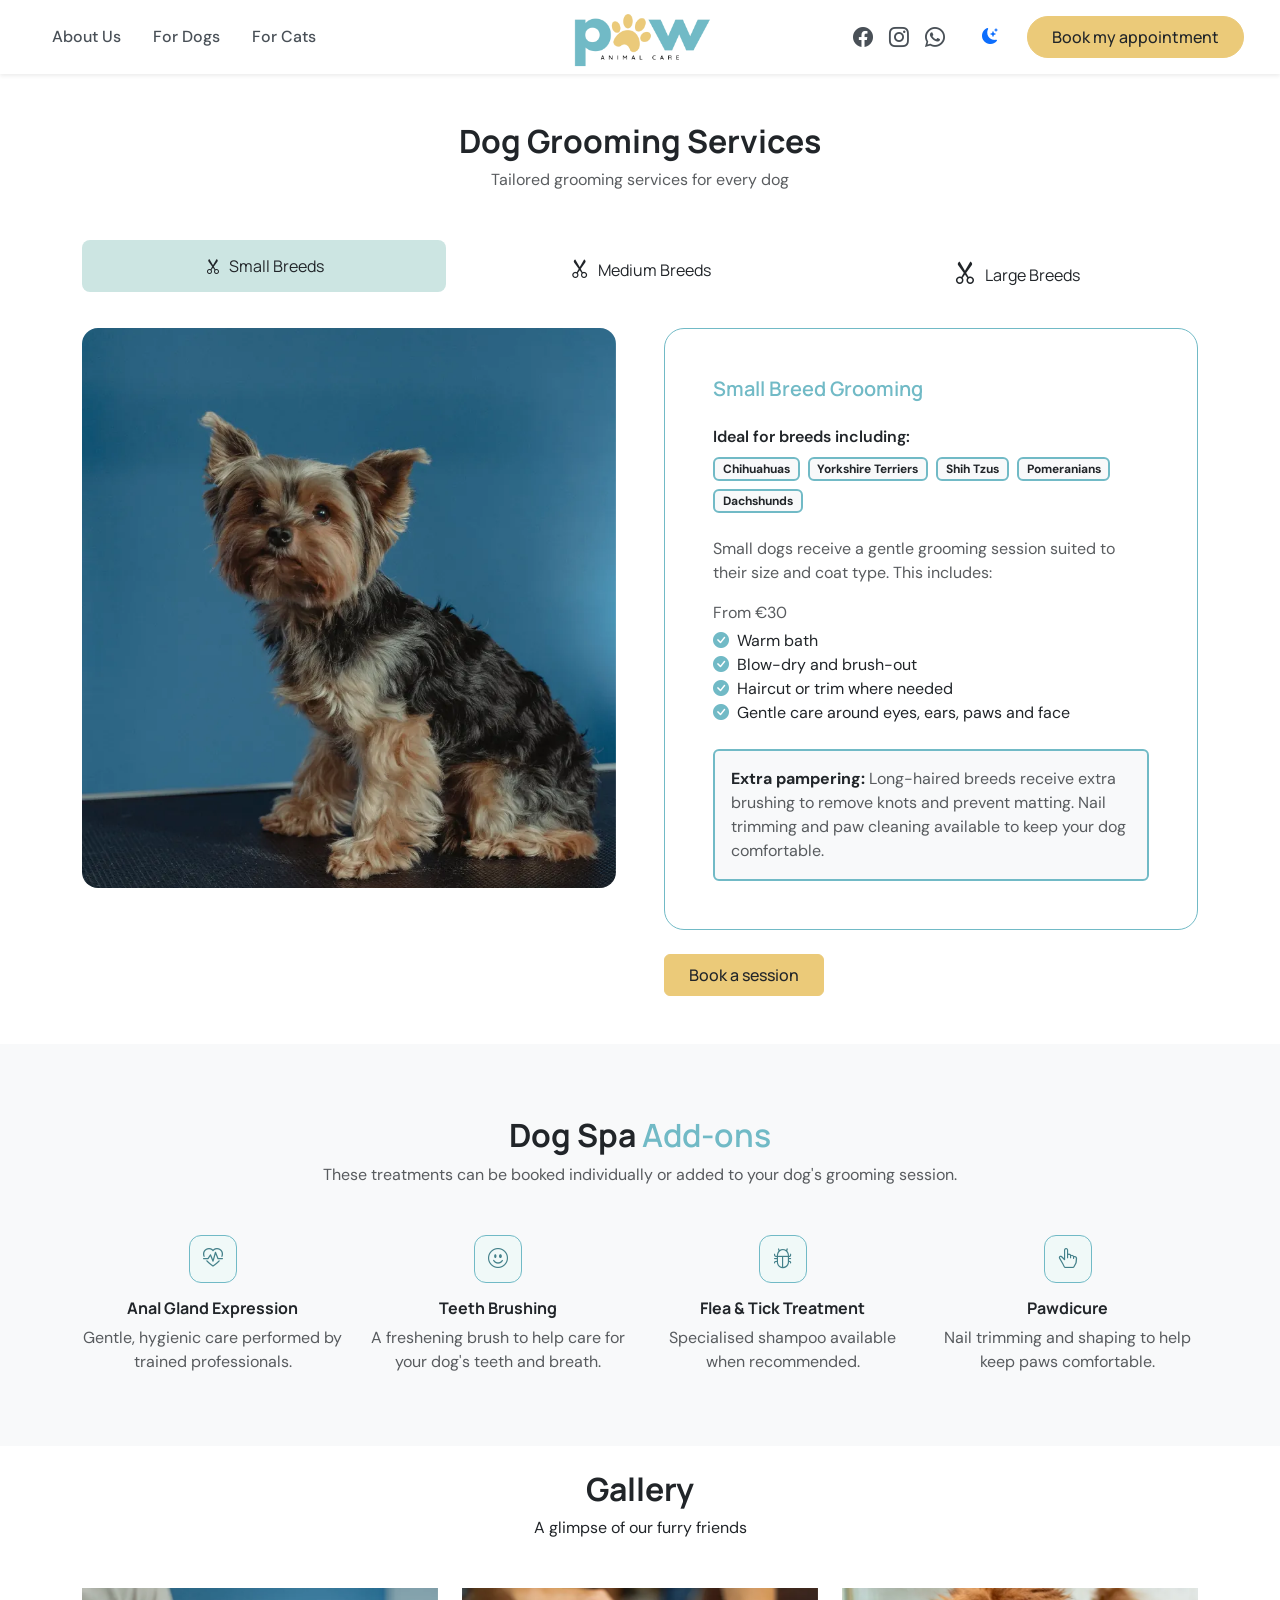
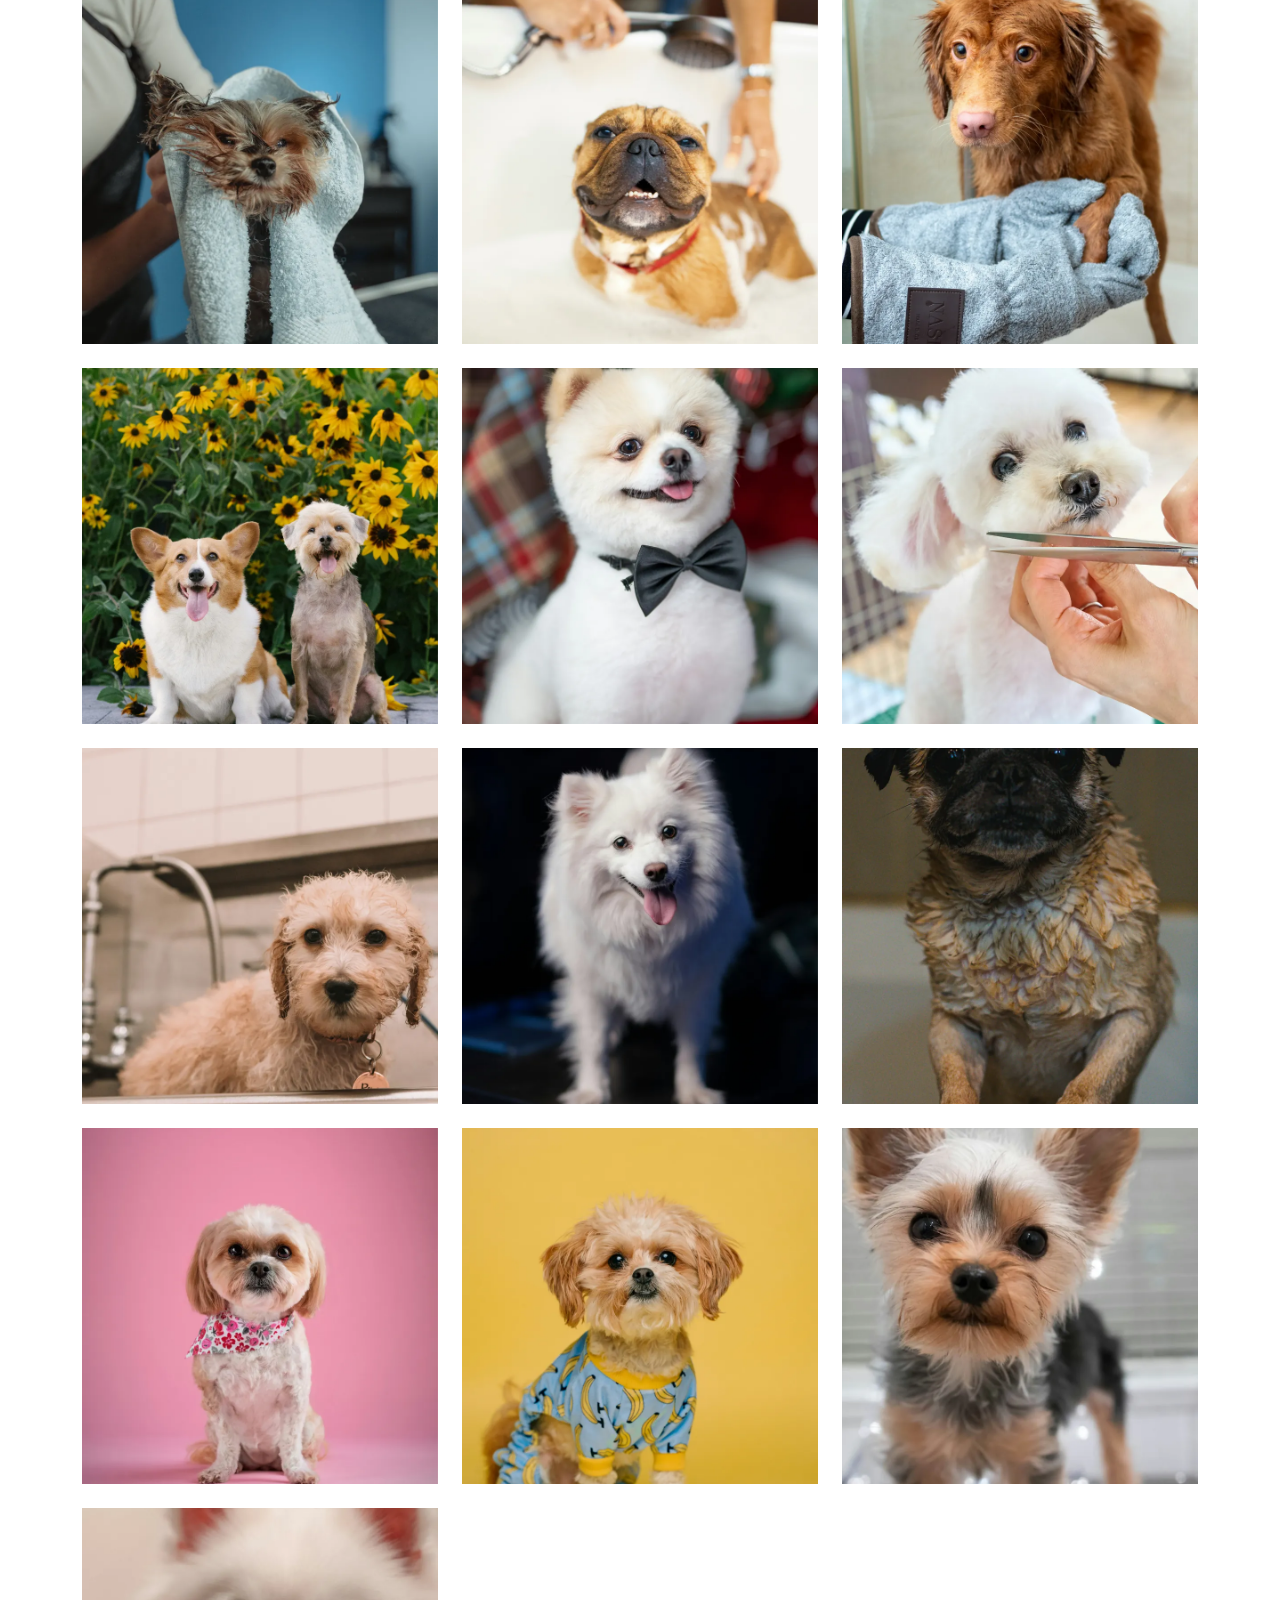
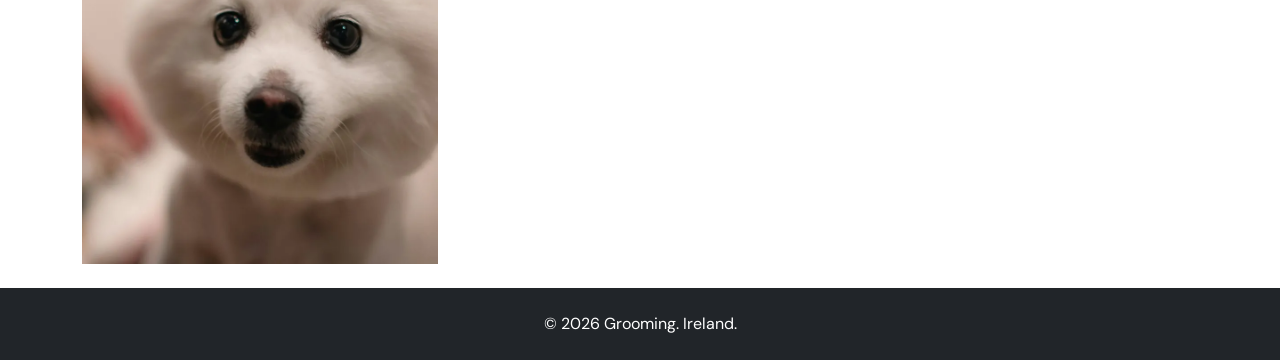
<file: pages/dogs.html>
<!DOCTYPE html>
<html lang="en">
<head>
  <meta charset="UTF-8">
  <meta name="viewport" content="width=device-width, initial-scale=1">
  <meta name="description" content="Full groom bath, cut, nails, ears care for dogs in Limerick">
  <title>Dogs Grooming</title>
    
  
  <link href="https://cdn.jsdelivr.net/npm/bootstrap@5.3.3/dist/css/bootstrap.min.css" rel="stylesheet" integrity="sha384-QWTKZyjpPEjISv5WaRU9OFeRpok6YctnYmDr5pNlyT2bRjXh0JMhjY6hW+ALEwIH" crossorigin="anonymous">
  <link rel="stylesheet" href="https://cdn.jsdelivr.net/npm/bootstrap-icons@1.11.3/font/bootstrap-icons.min.css">
  <link href="https://fonts.googleapis.com/css2?family=DM+Sans:wght@400;500;600;700&family=Manrope:wght@400;500;600;700;800&display=swap" rel="stylesheet">
  <link rel="stylesheet" href="../css/styles.css">
</head>


<body class="bg-light font-body">

  <nav class="navbar navbar-expand-lg navbar-light bg-white shadow-sm py-3 px-4 sticky-top">
    <div class="container-fluid position-relative">
      
    
      <a class="navbar-brand d-lg-none" href="../index.html">
        <img src="../images/pawlogo.webp" alt="Paw Grooming logo" height="60">
      </a>

    
      <button class="navbar-toggler" type="button" data-bs-toggle="collapse" data-bs-target="#navbarNav" aria-controls="navbarNav" aria-expanded="false" aria-label="Toggle navigation">
        <span class="navbar-toggler-icon"></span>
      </button>

   
      <div class="collapse navbar-collapse" id="navbarNav">
        
        <ul class="navbar-nav me-auto mb-2 mb-lg-0">
          <li class="nav-item"><a class="nav-link px-3" href="../index.html">About Us</a></li>
          <li class="nav-item"><a class="nav-link px-3" href="dogs.html">For Dogs</a></li>
          <li class="nav-item"><a class="nav-link px-3" href="cats.html">For Cats</a></li>
        </ul>

      
        <a class="navbar-brand position-absolute start-50 translate-middle-x d-none d-lg-block m-0" href="#">
          <img src="../images/pawlogo.webp" alt="Paw Grooming logo" height="160">
        </a>

        <div class="d-flex align-items-center gap-3 ms-lg-auto mt-3 mt-lg-0">
          <div class="social-icons d-flex align-items-center gap-3 me-2">
            <a href="https://facebook.com" target="_blank" rel="noopener" aria-label="Facebook"><i class="bi bi-facebook"></i></a>
            <a href="https://instagram.com" target="_blank" rel="noopener" aria-label="Instagram"><i class="bi bi-instagram"></i></a>
            <a href="https://whatsapp.com" target="_blank" rel="noopener" aria-label="WhatsApp"><i class="bi bi-whatsapp"></i></a>
          </div>
          <button class="btn btn-link theme-toggle" id="themeToggle" aria-label="Toggle dark mode" title="Toggle theme">
            <i class="bi bi-moon-stars-fill"></i>
          </button>
          <a href="contact.html" class="btn btn-danger font-heading navbar-btn btn-appointment px-4 py-2 rounded-pill">Book my appointment</a>
        </div>

      </div>
    </div>
  </nav>


  <!-- Dog Services Section Start-->
  <section id="dog-services" >
    <div class="container py-5">
      <div class="text-center mb-5">
        <h1 class="font-heading h2 fw-bold text-dark">Dog Grooming Services</h1>
        <p class="font-body text-muted mb-0">Tailored grooming services for every dog</p>
      </div>

      <ul class="nav nav-pills dog-service-tabs mb-4" id="dogServiceTabs" role="tablist">
        <li class="nav-item" role="presentation">
          <button class="nav-link font-heading active text-dark" id="small-breed-tab" data-bs-toggle="pill" data-bs-target="#small-breed-service" type="button" role="tab" aria-controls="small-breed-service" aria-selected="true">
            <i class="bi bi-scissors fs-6 me-2" aria-hidden="true"></i>Small Breeds
          </button>
        </li>
        <li class="nav-item" role="presentation">
          <button class="nav-link font-heading text-dark" id="medium-breed-tab" data-bs-toggle="pill" data-bs-target="#medium-breed-service" type="button" role="tab" aria-controls="medium-breed-service" aria-selected="false">
            <i class="bi bi-scissors fs-5 me-2" aria-hidden="true"></i>Medium Breeds
          </button>
        </li>
        <li class="nav-item" role="presentation">
          <button class="nav-link font-heading text-dark" id="large-breed-tab" data-bs-toggle="pill" data-bs-target="#large-breed-service" type="button" role="tab" aria-controls="large-breed-service" aria-selected="false">
            <i class="bi bi-scissors fs-4 me-2" aria-hidden="true"></i>Large Breeds
          </button>
        </li>
      </ul>

      <div class="tab-content" id="dogServiceTabContent">
        <div class="tab-pane fade show active" id="small-breed-service" role="tabpanel" aria-labelledby="small-breed-tab" tabindex="0">
          <div class="row align-items-start g-4 g-lg-5">
            <div class="col-lg-6">
              <img src="../images/dogImg1.webp" class="dog-service-image img-fluid rounded-4" alt="Yorkshire Terrier grooming Limerick">
            </div>
            <div class="col-lg-6">
              <div class="dog-service-copy p-4 p-lg-5">
                <h3 class="font-heading h5 fw-semibold mb-4 icon-color-base">Small Breed Grooming</h3>
                
                <div class="mb-4">
                  <p class="font-body fw-semibold text-dark mb-2">Ideal for breeds including:</p>
                  <div class="d-flex flex-wrap gap-2">
                    <span class="badge bg-light text-dark border border-2 border-color-base">Chihuahuas</span>
                    <span class="badge bg-light text-dark border border-2 border-color-base">Yorkshire Terriers</span>
                    <span class="badge bg-light text-dark border border-2 border-color-base">Shih Tzus</span>
                    <span class="badge bg-light text-dark border border-2 border-color-base">Pomeranians</span>
                    <span class="badge bg-light text-dark border border-2 border-color-base">Dachshunds</span>
                  </div>
                </div>

                <div class="mb-4">
                  <p class="font-body text-muted mb-3">Small dogs receive a gentle grooming session suited to their size and coat type. This includes:</p>
                  <p class="font-body text-muted mb-1">From €30</p>
                  <ul class="list-unstyled mb-0">
                    <li class="mb-0"><i class="bi bi-check-circle-fill icon-color-base  me-2"></i>Warm bath</li>
                    <li class="mb-0"><i class="bi bi-check-circle-fill icon-color-base  me-2"></i>Blow-dry and brush-out</li>
                    <li class="mb-0"><i class="bi bi-check-circle-fill icon-color-base  me-2"></i>Haircut or trim where needed</li>
                    <li class="mb-0"><i class="bi bi-check-circle-fill icon-color-base  me-2"></i>Gentle care around eyes, ears, paws and face</li>
                  </ul>
                </div>

                <div class="alert alert-light border border-color-base border-2 mb-0 bg-light" role="alert ">
                  <p class="font-body text-muted mb-0"><strong class="text-dark">Extra pampering:</strong> Long-haired breeds receive extra brushing to remove knots and prevent matting. Nail trimming and paw cleaning available to keep your dog comfortable.</p>
                </div>
              </div>
              <a href="contact.html?type=dog&size=small" class="btn btn-danger font-heading btn-appointment px-4 py-2 mt-4">Book a session</a>
            </div>
          </div>
        </div>

        <div class="tab-pane fade" id="medium-breed-service" role="tabpanel" aria-labelledby="medium-breed-tab" tabindex="0">
          <div class="row align-items-start g-4 g-lg-5">
            <div class="col-lg-6">
              <img src="../images/dogImg16.webp" class="dog-service-image img-fluid rounded-4" alt="Retriever bath and brush Limerick">
            </div>
            <div class="col-lg-6">
              <div class="dog-service-copy p-4 p-lg-5">
                <h3 class="font-heading h5 fw-semibold mb-4">Medium Breed Grooming</h3>
                
                <div class="mb-4">
                  <p class="font-body fw-semibold text-dark mb-2">Ideal for breeds including:</p>
                  <div class="d-flex flex-wrap gap-2">
                    <span class="badge bg-light text-dark border border-2 border-color-base">Cocker Spaniels</span>
                    <span class="badge bg-light text-dark border border-2 border-color-base">Beagles</span>
                    <span class="badge bg-light text-dark border border-2 border-color-base">Border Collies</span>
                    <span class="badge bg-light text-dark border border-2 border-color-base">Corgis</span>
                    <span class="badge bg-light text-dark border border-2 border-color-base">Miniature Schnauzers</span>
                  </div>
                </div>

                <div class="mb-4">
                  <p class="font-body text-muted mb-3">Our medium breed grooming service is suited to dogs with different coat lengths and textures. Each session includes:</p>
                  <p class="font-body text-muted mb-1">From €40</p>
                  <ul class="list-unstyled mb-0">
                    <li class="mb-0"><i class="bi bi-check-circle-fill icon-color-base me-2"></i>Professional bath and blow-dry</li>
                    <li class="mb-0"><i class="bi bi-check-circle-fill icon-color-base me-2"></i>Thorough brush-out</li>
                    <li class="mb-0"><i class="bi bi-check-circle-fill icon-color-base me-2"></i>Breed-suited trim</li>
                    <li class="mb-0"><i class="bi bi-check-circle-fill icon-color-base me-2"></i>Extra attention to problem areas</li>
                  </ul>
                </div>

                <div class="alert alert-light border border-color-base border-2 mb-0 bg-light" role="alert">
                  <p class="font-body text-muted mb-0"><strong class="text-dark">Special care:</strong> Dogs with thicker or longer coats receive extra brushing to remove loose hair and tangles, especially behind ears, around legs and under the belly.</p>
                </div>
              </div>
              <a href="contact.html?type=dog&size=medium" class="btn btn-danger font-heading btn-appointment px-4 py-2 mt-4">Book a session</a>
            </div>
          </div>
        </div>

        <div class="tab-pane fade" id="large-breed-service" role="tabpanel" aria-labelledby="large-breed-tab" tabindex="0">
          <div class="row align-items-start g-4 g-lg-5">
            <div class="col-lg-6">
              <img src="../images/dogImg6.webp" class="dog-service-image img-fluid rounded-4" alt="Puppy grooming Limerick">
            </div>
            <div class="col-lg-6">
              <div class="dog-service-copy p-4 p-lg-5">
                <h3 class="font-heading h5 fw-semibold mb-4 icon-color-base">Large Breed Grooming</h3>

                <div class="mb-4">
                  <p class="font-body fw-semibold text-dark mb-2">Ideal for breeds including:</p>
                  <div class="d-flex flex-wrap gap-2">
                    <span class="badge bg-light text-dark border border-2 border-color-base">Golden Retrievers</span>
                    <span class="badge bg-light text-dark border border-2 border-color-base">German Shepherds</span>
                    <span class="badge bg-light text-dark border border-2 border-color-base">Labradors</span>
                    <span class="badge bg-light text-dark border border-2 border-color-base">Siberian Huskies</span>
                    <span class="badge bg-light text-dark border border-2 border-color-base">Bernese Mountain Dogs</span>
                  </div>
                </div>

                <div class="mb-4">
                  <p class="font-body text-muted mb-3">Larger dogs receive a full grooming session, including:</p>
                  <p class="font-body text-muted mb-1">From €50</p>
                  <ul class="list-unstyled mb-0">
                    <li class="mb-0"><i class="bi bi-check-circle-fill icon-color-base me-2"></i>Bath, blow-dry and brush-out</li>
                    <li class="mb-0"><i class="bi bi-check-circle-fill icon-color-base me-2"></i>Coat trim where needed</li>
                    <li class="mb-0"><i class="bi bi-check-circle-fill icon-color-base me-2"></i>Paws, ears, belly and tail checked and tidied</li>
                  </ul>
                </div>

                <div class="alert alert-light border border-color-base border-2 mb-0 bg-light" role="alert">
                  <p class="font-body text-muted mb-0"><strong class="text-dark">Special coat care:</strong> Thick and double coats, such as those of Huskies, German Shepherds and Golden Retrievers, receive extra attention to help remove loose undercoat and reduce shedding. Extra time is allowed for washing and drying, leaving coats clean and easier to manage.</p>
                </div>
              </div>
              <a href="contact.html?type=dog&size=large" class="btn btn-danger font-heading btn-appointment px-4 py-2 mt-4">Book a session</a>
            </div>
          </div>
        </div>
      </div>
    </div>
  </section>
  <!-- Dog Services Section End-->


  <!-- Addons Section -->
  <section class="additional-dog-services py-5 bg-light">
    <div class="container py-lg-4 text-center">
      <div class="mb-5">
        <h2 class="font-heading fw-bold text-dark">Dog Spa <span class="font-heading fw-semibold mb-2">Add-ons</span></h2>
        <p class="font-body text-muted mb-0">These treatments can be booked individually or added to your dog's grooming session.</p>
      </div>

      <div class="row row-cols-1 row-cols-sm-2 row-cols-lg-4 gx-4 gy-5">
        <div class="col">
          <div class="additional-service-icon d-inline-flex align-items-center justify-content-center mb-3">
            <i class="bi bi-heart-pulse" aria-hidden="true"></i>
          </div>
          <h3 class="font-heading h6 fw-bold">Anal Gland Expression</h3>
          <p class="font-body text-muted mb-0">Gentle, hygienic care performed by trained professionals.</p>
        </div>
        <div class="col">
          <div class="additional-service-icon d-inline-flex align-items-center justify-content-center mb-3">
            <i class="bi bi-emoji-smile" aria-hidden="true"></i>
          </div>
          <h3 class="font-heading h6 fw-bold">Teeth Brushing</h3>
          <p class="font-body text-muted mb-0">A freshening brush to help care for your dog's teeth and breath.</p>
        </div>
        <div class="col">
          <div class="additional-service-icon d-inline-flex align-items-center justify-content-center mb-3">
            <i class="bi bi-bug" aria-hidden="true"></i>
          </div>
          <h3 class="font-heading h6 fw-bold">Flea &amp; Tick Treatment</h3>
          <p class="font-body text-muted mb-0">Specialised shampoo available when recommended.</p>
        </div>
        <div class="col">
          <div class="additional-service-icon d-inline-flex align-items-center justify-content-center mb-3">
            <i class="bi bi-hand-index-thumb" aria-hidden="true"></i>
          </div>
          <h3 class="font-heading h6 fw-bold">Pawdicure</h3>
          <p class="font-body text-muted mb-0">Nail trimming and shaping to help keep paws comfortable.</p>
        </div>
      </div>
    </div>
  </section>
  <!-- Addons Section End -->


  <!-- Gallery Section Start -->
  <section class="gallery-section bg-white" aria-labelledby="gallery-heading" >
    <div class="container py-lg-4">
      <div class="text-center mb-5">
        <h2 id="gallery-heading" class="font-heading fw-bold text-dark heading-dark">Gallery</h2>
        <p class="font-body text-dark mb-0 heading-dark">A glimpse of our furry friends</p>
      </div>
      
      <!-- Carousel only for mobile start--> 
      <div class="d-md-none mb-5 mt-4">
        <div id="galleryCarousel" class="carousel slide" data-bs-ride="carousel">
          <div class="carousel-inner rounded-4 shadow-sm overflow-hidden">
            <div class="carousel-item active">
              <img src="../images/dogImg2.webp" class="d-block w-100" alt="A brown and white dog being washed in a bath" loading="lazy">
            </div>
            <div class="carousel-item">
              <img src="../images/dogImg3.webp" class="d-block w-100" alt="Dog nail clipping Limerick" loading="lazy">
            </div>
            <div class="carousel-item">
              <img src="../images/dogImg4.webp" class="d-block w-100" alt="Dog nail trim Limerick" loading="lazy">
            </div>
            <div class="carousel-item">
              <img src="../images/dogImg5.webp" class="d-block w-100" alt="Dog wash and blow dry Limerick" loading="lazy">
            </div>
            <div class="carousel-item">
              <img src="../images/dogImg7.webp" class="d-block w-100" alt="Hand stripping dog groomer Limerick" loading="lazy">
            </div>
            <div class="carousel-item">
              <img src="../images/dogImg8.webp" class="d-block w-100" alt="A groomer trimming a white dog's fur with scissors" loading="lazy">
            </div>
            <div class="carousel-item">
              <img src="../images/dogImg9.webp" class="d-block w-100" alt="Breed-specific dog grooming Limerick" loading="lazy">
            </div>
            <div class="carousel-item">
              <img src="../images/dogImg10.webp" class="d-block w-100" alt="A fluffy white dog standing on a dark grooming table" loading="lazy">
            </div>
            <div class="carousel-item">
              <img src="../images/dogImg11.webp" class="d-block w-100" alt="Full dog groom Limerick" loading="lazy">
            </div>
            <div class="carousel-item">
              <img src="../images/dogImg12.webp" class="d-block w-100" alt="One-to-one dog grooming Limerick" loading="lazy">
            </div>
            <div class="carousel-item">
              <img src="../images/dogImg13.webp" class="d-block w-100" alt="Cage-free dog grooming Limerick" loading="lazy">
            </div>
            <div class="carousel-item">
              <img src="../images/dogImg14.webp" class="d-block w-100" alt="Close-up of a Yorkshire Terrier on a grooming table" loading="lazy">
            </div>
            <div class="carousel-item">
              <img src="../images/dogImg15.webp" class="d-block w-100" alt="Anxious pet grooming Limerick" loading="lazy">
            </div>
          </div>
          <button class="carousel-control-prev" type="button" data-bs-target="#galleryCarousel" data-bs-slide="prev" aria-label="Previous image">
            <span class="carousel-control-prev-icon" aria-hidden="true"></span>
          </button>
          <button class="carousel-control-next" type="button" data-bs-target="#galleryCarousel" data-bs-slide="next" aria-label="Next image">
            <span class="carousel-control-next-icon" aria-hidden="true"></span>
          </button>
          <div class="carousel-indicators mt-3">
            <button type="button" data-bs-target="#galleryCarousel" data-bs-slide-to="0" class="active" aria-current="true" aria-label="Slide 1"></button>
            <button type="button" data-bs-target="#galleryCarousel" data-bs-slide-to="1" aria-label="Slide 2"></button>
            <button type="button" data-bs-target="#galleryCarousel" data-bs-slide-to="2" aria-label="Slide 3"></button>
            <button type="button" data-bs-target="#galleryCarousel" data-bs-slide-to="3" aria-label="Slide 4"></button>
            <button type="button" data-bs-target="#galleryCarousel" data-bs-slide-to="4" aria-label="Slide 5"></button>
            <button type="button" data-bs-target="#galleryCarousel" data-bs-slide-to="5" aria-label="Slide 6"></button>
            <button type="button" data-bs-target="#galleryCarousel" data-bs-slide-to="6" aria-label="Slide 7"></button>
            <button type="button" data-bs-target="#galleryCarousel" data-bs-slide-to="7" aria-label="Slide 8"></button>
            <button type="button" data-bs-target="#galleryCarousel" data-bs-slide-to="8" aria-label="Slide 9"></button>
            <button type="button" data-bs-target="#galleryCarousel" data-bs-slide-to="9" aria-label="Slide 10"></button>
            <button type="button" data-bs-target="#galleryCarousel" data-bs-slide-to="10" aria-label="Slide 11"></button>
            <button type="button" data-bs-target="#galleryCarousel" data-bs-slide-to="11" aria-label="Slide 12"></button>
            <button type="button" data-bs-target="#galleryCarousel" data-bs-slide-to="12" aria-label="Slide 13"></button>
          </div>
        </div>
      </div>

      <!-- Desktop Gallery start -->
      <div class="d-none d-md-block">
        <div class="row row-cols-1 row-cols-sm-2 row-cols-md-3 g-4">
          <div class="col">
            <a href="../images/dogImg2.webp" class="ratio ratio-1x1 overflow-hidden rounded-4 shadow-sm">
              <img src="../images/dogImg2.webp" class="w-100 h-100 object-fit-cover" alt="A brown and white dog being washed in a bath" loading="lazy">
            </a>
          </div>
          <div class="col">
            <a href="../images/dogImg3.webp" class="ratio ratio-1x1 overflow-hidden rounded-4 shadow-sm">
              <img src="../images/dogImg3.webp" class="w-100 h-100 object-fit-cover" alt="Boutique pet grooming Limerick" loading="lazy">
            </a>
          </div>
          <div class="col">
            <a href="../images/dogImg4.webp" class="ratio ratio-1x1 overflow-hidden rounded-4 shadow-sm">
              <img src="../images/dogImg4.webp" class="w-100 h-100 object-fit-cover" alt="A wet brown dog resting in a towel held by a groomer" loading="lazy">
            </a>
          </div>
          <div class="col">
            <a href="../images/dogImg5.webp" class="ratio ratio-1x1 overflow-hidden rounded-4 shadow-sm">
              <img src="../images/dogImg5.webp" class="w-100 h-100 object-fit-cover" alt="Holistic pet grooming Limerick" loading="lazy">
            </a>
          </div>
          <div class="col">
            <a href="../images/dogImg7.webp" class="ratio ratio-1x1 overflow-hidden rounded-4 shadow-sm">
              <img src="../images/dogImg7.webp" class="w-100 h-100 object-fit-cover" alt="Natural pet grooming Limerick" loading="lazy">
            </a>
          </div>
          <div class="col">
            <a href="../images/dogImg8.webp" class="ratio ratio-1x1 overflow-hidden rounded-4 shadow-sm">
              <img src="../images/dogImg8.webp" class="w-100 h-100 object-fit-cover" alt="A groomer trimming a white dog's fur with scissors" loading="lazy">
            </a>
          </div>
          <div class="col">
            <a href="../images/dogImg9.webp" class="ratio ratio-1x1 overflow-hidden rounded-4 shadow-sm">
              <img src="../images/dogImg9.webp" class="w-100 h-100 object-fit-cover" alt="A wet brown dog in a bathtub" loading="lazy">
            </a>
          </div>
          <div class="col">
            <a href="../images/dogImg10.webp" class="ratio ratio-1x1 overflow-hidden rounded-4 shadow-sm">
              <img src="../images/dogImg10.webp" class="w-100 h-100 object-fit-cover" alt="A fluffy white dog standing on a dark grooming table" loading="lazy">
            </a>
          </div>
          <div class="col">
            <a href="../images/dogImg11.webp" class="ratio ratio-1x1 overflow-hidden rounded-4 shadow-sm">
              <img src="../images/dogImg11.webp" class="w-100 h-100 object-fit-cover" alt="A wet pug standing on a grooming table" loading="lazy">
            </a>
          </div>
          <div class="col">
            <a href="../images/dogImg12.webp" class="ratio ratio-1x1 overflow-hidden rounded-4 shadow-sm">
              <img src="../images/dogImg12.webp" class="w-100 h-100 object-fit-cover" alt="A small light-colored dog wearing a floral bandana" loading="lazy">
            </a>
          </div>
          <div class="col">
            <a href="../images/dogImg13.webp" class="ratio ratio-1x1 overflow-hidden rounded-4 shadow-sm">
              <img src="../images/dogImg13.webp" class="w-100 h-100 object-fit-cover" alt="A small dog wearing a blue outfit with a yellow banana pattern" loading="lazy">
            </a>
          </div>
          <div class="col">
            <a href="../images/dogImg14.webp" class="ratio ratio-1x1 overflow-hidden rounded-4 shadow-sm">
              <img src="../images/dogImg14.webp" class="w-100 h-100 object-fit-cover" alt="Close-up of a Yorkshire Terrier on a grooming table" loading="lazy">
            </a>
          </div>
          <div class="col">
            <a href="../images/dogImg15.webp" class="ratio ratio-1x1 overflow-hidden rounded-4 shadow-sm">
              <img src="../images/dogImg15.webp" class="w-100 h-100 object-fit-cover" alt="A fluffy white dog against a pink background" loading="lazy">
            </a>
          </div>
        </div>
      </div>
    </div>
  </section>
  <!-- Gallery Section End -->


  <footer class="site-footer bg-dark shadow-sm py-4 text-center ">
    <div class="container">
      <p class="font-body mb-0 text-white footer-text">&copy; 2026 Grooming. Ireland.</p>
    </div>
  </footer>


  <script src="https://cdn.jsdelivr.net/npm/bootstrap@5.3.3/dist/js/bootstrap.bundle.min.js" integrity="sha384-YvpcrYf0tY3lHB60NNkmXc5s9fDVZLESaAA55NDzOxhy9GkcIdslK1eN7N6jIeHz" crossorigin="anonymous"></script>
  <script src="../js/script.js"></script>
</body>
</html>
</file>
<file: css/styles.css>
/* Global */
.font-heading {
  font-family: 'Manrope', sans-serif;
}

.font-body {
  font-family: 'DM Sans', sans-serif;
}

.border-color-base {
  border-color: #71bac6 !important;
}

.icon-color-base {
  color: #71bac6 !important;
}

.btn.btn-danger.btn-appointment {
  background-color: #ebca79;
  border-color: #ebca79;
  color: #212529;
  font-weight: 500;
  transition: opacity 0.2s ease;
}

.btn.btn-danger.btn-appointment:hover {
  background-color: #dfbe6d;
  border-color: #dfbe6d;
  color: #212529;
}

.btn.btn-danger.btn-custom-teal {
  background-color: #71BAC6;
  border-color: #71BAC6;
  color: #ffffff;
  font-weight: 500;
  transition: opacity 0.2s ease;
}

.btn.btn-danger.btn-custom-teal:hover {
  background-color: #5da4b1;
  border-color: #5da4b1;
  color: #ffffff;
}

.navbar-light .navbar-nav .nav-link {
  color: #495057;
  font-weight: 500;
  transition: color 0.2s ease;
}

.navbar-light .navbar-nav .nav-link:hover,
.navbar-light .navbar-nav .nav-link:focus {
  color: #71bac6;
}

.social-icons a {
  color: #495057;
  font-size: 1.25rem;
  transition: color 0.2s ease;
}

.social-icons a:hover {
  color: #71bac6;
}

.mb-2 {
  color: #71bac6;
}

/* Hero Section */
.hero-section {
  background-color: #ffffff;
  background-image: none;
  position: relative;
  min-height: auto;
  padding: 2rem 0;
  overflow: visible;
}

.hero-copy-col {
  position: relative;
  min-height: 540px;
  display: flex;
  align-items: center;
  justify-content: center;
}

.hero-paw-bg {
  position: absolute;
  top: 50%;
  left: 50%;
  width: 630px;
  max-width: 129.375%;
  aspect-ratio: 1 / 1;
  transform: translate(-50%, -50%);
  background-color: #f0f9f8;
  -webkit-clip-path: url(#paw-clip);
  clip-path: url(#paw-clip);
  z-index: 0;
  pointer-events: none;
  transition: background-color 0.25s ease;
}

body.dark-theme .hero-paw-bg {
  background-color: #343a40; /* dark grey in dark theme */
}



.hero-copy-inner {
  position: relative;
  z-index: 1;
  width: 100%;
  max-width: 440px;
  margin: 0 auto;
  padding: 1.5rem 1rem;
  text-align: center;
}

.hero-section h1 {
  font-family: 'Manrope', sans-serif;
  font-size: calc(1.75rem + 1.8vw) !important;
  font-weight: 700;
  line-height: 1.2;
  color: #71BAC6;
  margin-bottom: 0.75rem !important;
  

}

.hero-section p,
.hero-section p.lead {
  font-family: 'DM Sans', sans-serif;
  font-size: 1rem !important;
  font-weight: 400;
  line-height: 2 !important;
  color: #495057;
  margin-bottom: 1.5rem !important;
  paint-order: stroke fill;
  -webkit-text-stroke: 3px #ffffff;
  text-shadow:
    -1px -1px 0 #ffffff,
     1px -1px 0 #ffffff,
    -1px  1px 0 #ffffff,
     1px  1px 0 #ffffff;
}

.hero-right-img {
  display: block;
  width: 100%;
  height: 460px;
  object-fit: cover;
  border-radius: 0.75rem;
}
/*Slide buttoon Explore now*/

.custom-slide-btn {
  appearance: none;
  box-sizing: border-box;
  outline: none;
  position: relative;
  display: inline-flex;
  align-items: center;
  justify-content: center;
  margin: 0 auto;
  width: 340px;
  max-width: 100%;
  height: 76px;
  font-size: 1.65rem;
  font-weight: 600;
  cursor: pointer;
  overflow: hidden;
  border: 4px solid #ebca79;
  color: #ebca79 !important;
  background-color: transparent;
  z-index: 1;
  transition: color 0.2s ease-out;
  text-decoration: none;
}

.custom-slide-btn::before {
  content: "";
  position: absolute;
  inset: 0;
  background-color: #71bac6;
  z-index: -1;
  transform: translateX(-101%);
  transition: transform 0.2s ease-out;
}

.custom-slide-btn:hover,
.custom-slide-btn:active,
.custom-slide-btn:focus {
  color: #ffffff !important;
  background-color: transparent;
  text-decoration: none;
}

.custom-slide-btn:hover::before,
.custom-slide-btn:active::before,
.custom-slide-btn:focus::before {
  transform: translateX(0);
}

/*mobile for hero section*/
@media (max-width: 768px) {
  .hero-copy-col {
    min-height: 410px;
  }

  .hero-paw-bg {
    width: 400px;
    max-width: 110%;
  }

  .hero-copy-inner {
    max-width: 310px;
    padding: 1rem 0.5rem;
    text-align: center;
  }

  .hero-right-img {
    height: auto;
    aspect-ratio: 16 / 9;
  }

  
  .hero-section h1 {
    font-size: 2.5rem !important;
    line-height: 1.2;
    margin-bottom: 0.75rem !important;
  }

  .hero-section p,
  .hero-section p.lead {
    font-size: 1.5rem !important;
    line-height: 2 !important;
    margin-bottom: 1.25rem !important;
    -webkit-text-stroke: 2px #ffffff;
  }

  .custom-slide-btn {
    position: relative;
    display: flex;
    margin: 0 auto;
    width: 250px;
    max-width: calc(100% - 24px);
    height: 54px;
    font-size: 1.2rem;
    border-width: 3px;
    transform: none;
  }
}

/* About section */
.about-image {
  width: 100%;
  height: 560px;
  object-fit: cover;
  object-position: center;
}
/* Before / After Slider */
.about-copy p {
  line-height: 2;
}

.twentytwenty-container {
  box-sizing: border-box;
  container-type: inline-size;
  z-index: 0;
  overflow: hidden;
  position: relative;
  user-select: none;
  width: 100%;
  max-width: 800px;
  aspect-ratio: 16 / 9;
  margin: 0 auto;
}

.twentytwenty-container img {
  width: 100%;
  height: 100%;
  object-fit: cover;
  position: absolute;
  top: 0;
  left: 0;
  display: block;
}

.image-after-wrapper {
  position: absolute;
  top: 0;
  left: 0;
  width: 50%;
  height: 100%;
  overflow: hidden;
  z-index: 1;
}

.image-after-wrapper img {
  width: 100cqw;
  max-width: none;
  height: 100%;
  object-fit: cover;
}

.twentytwenty-slider {
  position: absolute;
  top: 0;
  left: 0;
  appearance: none;
  width: 100%;
  height: 100%;
  background: transparent;
  z-index: 2;
  margin: 0;
  cursor: ew-resize;
}

.twentytwenty-slider::-webkit-slider-thumb {
  appearance: none;
  width: 4px;
  height: 100vh;
  background: #71bac6;
}

/* DOG PAGES SPECIFIC STYLES START */
.img-responsive img {
  max-width: 300px;
  height: auto;
}

.dog-service-tabs,
.cat-service-tabs {
  display: flex;
  justify-content: space-between;
  gap: 0.75rem;
}

.dog-service-tabs .nav-item,
.cat-service-tabs .nav-item {
  flex: 1 1 0;
  text-align: center;
}

.dog-service-tabs .nav-link,
.cat-service-tabs .nav-link {
  width: 100%;
  color: #777b80;
  background: transparent;
  border-radius: 0.5rem;
  padding: 0.85rem 1rem;
}

.dog-service-tabs .nav-link:hover,
.dog-service-tabs .nav-link:focus,
.dog-service-tabs .nav-link.active,
.cat-service-tabs .nav-link:hover,
.cat-service-tabs .nav-link:focus,
.cat-service-tabs .nav-link.active {
  color: #777b80;
  background: #cce5e2;
}

.dog-service-image,
.cat-service-image {
  width: 100%;
  height: 560px;
  object-fit: cover;
  object-position: center;
}

.dog-service-copy,
.cat-service-copy {
  border: 1px solid #71bac6;
  border-radius: 1.25rem;
}

.dog-service-description,
.cat-service-description {
  color: #85888d;
  line-height: 1.55;
  text-align: justify;
}

#dog-services,
#cat-services {
  background-color: #ffffff;
}

.additional-services-accent {
  color: #43808a;
}

.additional-service-icon {
  width: 3rem;
  height: 3rem;
  color: #43808a;
  border: 1px solid #71bac6;
  border-radius: 0.75rem;
  background-color: #f0f9f8;
  font-size: 1.25rem;
}

/* Gallery Section Animation */
.gallery-section.gallery-visible .container {
  animation: gallery-entrance 0.6s ease-out;
}

.gallery-section a img,
.additional-service-icon {
  transition: transform 0.25s ease, background-color 0.25s ease;
}

.gallery-section a:hover img,
.gallery-section a:focus-visible img {
  transform: scale(1.05);
}

.additional-dog-services .col:hover .additional-service-icon {
  transform: translateY(-5px);
  background-color: #cce5e2;
}

@keyframes gallery-entrance {
  from {
    opacity: 0.5;
    transform: translateY(20px);
  }
  to {
    opacity: 1;
    transform: translateY(0);
  }
}

#galleryCarousel {
  background-color: #f0f9f8;
}

#galleryCarousel .carousel-inner {
  aspect-ratio: 1 / 1;
}

#galleryCarousel .carousel-item {
  height: 100%;
}

#galleryCarousel .carousel-item img {
  object-fit: cover;
  width: 100%;
  height: 100%;
}

#galleryCarousel .carousel-control-prev,
#galleryCarousel .carousel-control-next {
  width: 12%;
}

#galleryCarousel .carousel-control-prev-icon,
#galleryCarousel .carousel-control-next-icon {
  background-color: rgba(113, 186, 198, 0.7);
  border-radius: 50%;
  padding: 12px;
  width: 50px;
  height: 50px;
}

#galleryCarousel .carousel-control-prev:hover .carousel-control-prev-icon,
#galleryCarousel .carousel-control-next:hover .carousel-control-next-icon {
  background-color: #71bac6;
}

#galleryCarousel .carousel-indicators {
  position: absolute;
  bottom: -50px;
}

#galleryCarousel .carousel-indicators [data-bs-target] {
  width: 10px;
  height: 10px;
  border-radius: 50%;
  background-color: #cce5e2;
  border: 2px solid #71bac6;
}

#galleryCarousel .carousel-indicators [data-bs-target].active {
  background-color: #71bac6;
  width: 12px;
  height: 12px;
}

@media (max-width: 767.98px) {
  .dog-service-tabs,
  .cat-service-tabs {
    flex-direction: column;
  }

  .dog-service-tabs .nav-link,
  .cat-service-tabs .nav-link {
    text-align: left;
  }

  .dog-service-image,
  .cat-service-image {
    height: 420px;
  }
}
/* DOG PAGES SPECIFIC STYLES END */

/* Contact page */
.hero-sub {
  color: #777b80;
  font-size: 1.1rem;
}

.map-wrap {
  position: relative;
  width: 100%;
  aspect-ratio: 5 / 4;
  min-height: 320px;
  overflow: hidden;
  border: 1px solid #71bac6;
  border-radius: 1.25rem;
  background-color: #f0f9f8;
}

.map-wrap iframe {
  position: absolute;
  inset: 0;
  width: 100%;
  height: 100%;
  border: 0;
}

/* Cards */
.action-card {
  background: #ffffff;
  border: 1px solid #71bac6;
  border-radius: 1.25rem;
  padding: 1.75rem;
  text-align: center;
}

.action-card .big {
  display: inline-block;
  font-size: 2.5rem;
  color: #43808a;
  margin-bottom: 0.5rem;
}

.action-card p {
  color: #85888d;
}

.action-card .d-flex {
  justify-content: center;
}

/* Booking form: hidden until Book Now is clicked */
#formSection {
  display: none;
}

#formSection.show {
  display: block;
  animation: reveal 0.35s ease;
}

@keyframes reveal {
  from {
    opacity: 0;
    transform: translateY(12px);
  }
  to {
    opacity: 1;
    transform: none;
  }
}

.mt-4 {
  color: #ebca79;
}

.form-card {
  border: 1px solid #71bac6;
  border-radius: 1.25rem;
  background: #ffffff;
  padding: clamp(1.25rem, 4vw, 2rem);
}

.form-card h2 {
  color: #71bac6;
  text-align: center;
  font-weight: 600;
  font-size: 1.6rem;
}

.form-card .lead-line {
  font-size: clamp(1.15rem, 2.5vw, 1.7rem);
  font-weight: 400;
  color: #777b80;
  text-align: center;
  margin: 1.2rem 0 1.5rem;
}

.form-card h3 {
  font-size: 1.15rem;
  font-weight: 700;
  color: #777b80;
  margin: 0;
}

.form-card .hint {
  color: #85888d;
  font-size: 1.05rem;
  margin-bottom: 1.5rem;
}

.form-inner {
  max-width: 900px;
  margin: 0 auto;
}

.form-card .form-control,
.form-card .form-select {
  background-color: #f0f9f8;
  border: 1px solid #cce5e2;
  border-radius: 0.5rem;
  padding: 1.05rem 1.4rem;
  color: #777b80;
}

.form-card .form-control::placeholder {
  color: #85888d;
  opacity: 0.8;
}

.form-card .form-control:focus,
.form-card .form-select:focus {
  background-color: #ffffff;
  border-color: #71bac6;
  box-shadow: 0 0 0 0.2rem rgba(113, 186, 198, 0.25);
}

.form-card .is-invalid {
  border-color: #dc3545;
}

.form-card .invalid-feedback {
  font-size: 0.9rem;
}

.date-label {
  display: block;
  font-size: 0.9rem;
  color: #43808a;
  margin-bottom: 0.35rem;
}

dialog {
  border: 1px solid #71bac6;
  border-radius: 1.25rem;
  padding: 1.75rem;
  max-width: min(90vw, 420px);
  text-align: center;
  color: #777b80;
}

dialog::backdrop {
  background: rgba(0, 0, 0, 0.4);
}
</file>
